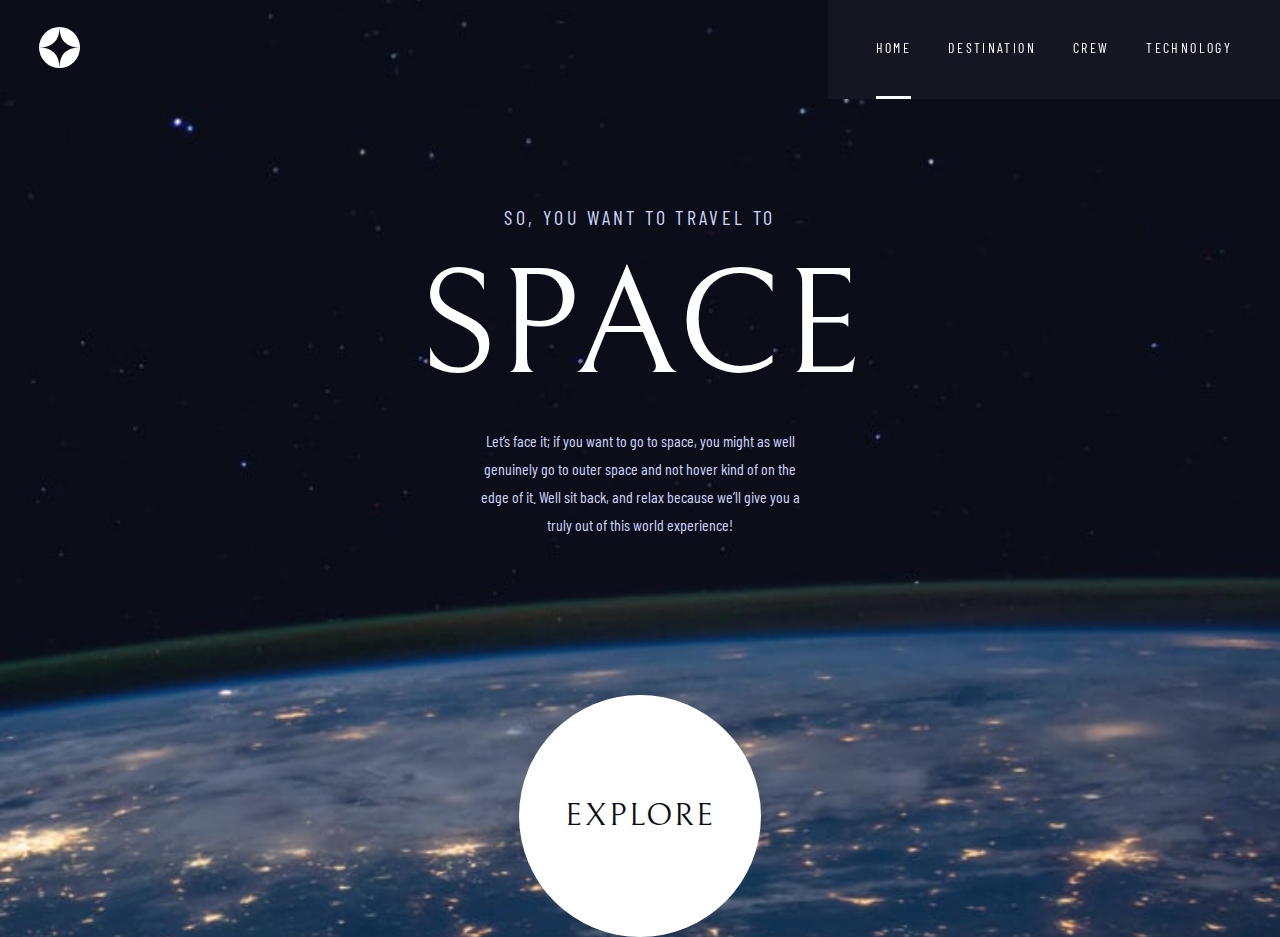
<file: index.html>
<!DOCTYPE html>
<html lang="en">
    <head>
        <meta charset="UTF-8">
        <meta http-equiv="X-UA-Compatible" content="IE=edge">
        <meta name="viewport" content="width=device-width, initial-scale=1.0">
        <link rel="stylesheet" href="assets/css/main.css">
        <link rel="shortcut icon" href="assets/img/favicon-32x32.png" type="image/x-icon">
        <title>Space Tourism</title>
    </head>
    <body>
        <header>
            <nav class="navigation">
                <div class="navigation__visible">
                    <div class="navigation__visibleLeft">
                        <img src="assets/img/shared/logo.svg" alt="Image of a logo" class="navigation__visibleLeftImage">
                    </div>

                    

                    <div class="navigation__visibleRight">
                        <div class="navigation__visibleMiddle"></div>
                        <div class="navigation__visibleRightDesktop">
                            <div class="navigation__visibleRightDesktopItem">
                                <a href="index.html" class="navigation__visibleRightDesktopItemLink"><span class="numbers"><b>00 </b></span>HOME</a>
                                <div class="navigation__visibleRightDesktopItemLine active"></div>
                            </div>
                            <div class="navigation__visibleRightDesktopItem">
                                <a href="destination.html" class="navigation__visibleRightDesktopItemLink"><span class="numbers"><b>01 </b></span>DESTINATION</a>
                                <div class="navigation__visibleRightDesktopItemLine"></div>
                            </div>
                            <div class="navigation__visibleRightDesktopItem">
                                <a href="crew.html" class="navigation__visibleRightDesktopItemLink"><span class="numbers"><b>02 </b></span>CREW</a>
                                <div class="navigation__visibleRightDesktopItemLine"></div>
                            </div>
                            <div class="navigation__visibleRightDesktopItem">
                                <a href="tech.html" class="navigation__visibleRightDesktopItemLink"><span class="numbers"><b>03 </b></span>TECHNOLOGY</a>
                                <div class="navigation__visibleRightDesktopItemLine"></div>
                            </div>
                        </div>

                        <div class="navigation__visibleRightMobile home">
                            <img src="assets/img/shared/icon-hamburger.svg" alt="" class="navigation__visibleRightMobileOpen actionBtn">
                        </div>
                    </div>
                </div>

                <div class="navigation__invisible" id="navigationMenu">
                    <div class="navigation__invisibleClose">
                        <img src="assets/img/shared/icon-close.svg" alt="" class="navigation__invisibleCloseImg actionBtn">
                    </div>

                    <div class="navigation__invisibleItems">
                        <div class="navigation__invisibleItemsInstance">
                            <a href="index.html" class="navigation__invisibleItemsInstanceLink"><b>00</b> HOME</a>
                            <div class="navigation__invisibleItemsInstanceLinkLine active"></div>
                        </div>
                        <div class="navigation__invisibleItemsInstance">
                            <a href="destination.html" class="navigation__invisibleItemsInstanceLink"><b>01</b> DESTINATION</a>
                            <div class="navigation__invisibleItemsInstanceLinkLine"></div>
                        </div>
                        <div class="navigation__invisibleItemsInstance">
                            <a href="crew.html" class="navigation__invisibleItemsInstanceLink"><b>02</b> CREW</a>
                            <div class="navigation__invisibleItemsInstanceLinkLine"></div>
                        </div>
                        <div class="navigation__invisibleItemsInstance">
                            <a href="tech.html" class="navigation__invisibleItemsInstanceLink"><b>03</b> TECHNOLOGY</a>
                            <div class="navigation__invisibleItemsInstanceLinkLine"></div>
                        </div>
                    </div>
                </div>
            </nav>
        </header>

        <main>
            <section class="intro">
                <div class="intro__text">
                    <h3 class="intro__textSubHeader">SO, YOU WANT TO TRAVEL TO</h3>
                    <h3 class="intro__textHeader">SPACE</h3>
                    <p class="intro__textParagraph">Let’s face it; if you want to go to space, you might as well genuinely go to outer space and not hover kind of on the edge of it. Well sit back, and relax because we’ll give you a truly out of this world experience!</p>
                </div>

                <a href="destination.html">
                    <div class="intro__btn">
                        <div class="intro__btnGray"></div>
                        <h3 class="intro__btnHeader">EXPLORE</h3>
                    </div>
                </a>
            </section>
        </main>

        <script src="assets/js/nav.js"></script>
    </body>
</html>
</file>
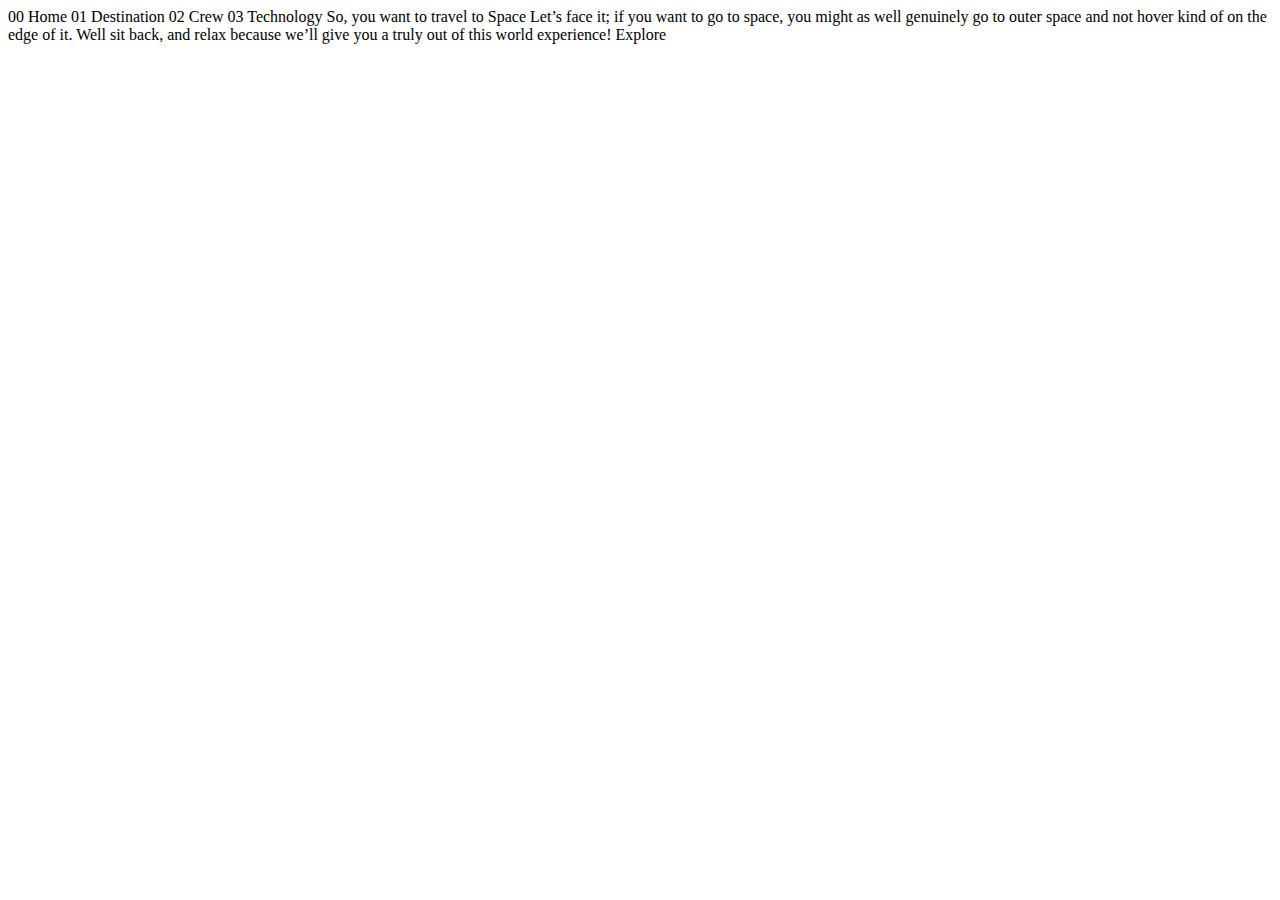
<file: helper-files/index.html>
<!DOCTYPE html>
<html lang="en">
<head>
  <meta charset="UTF-8">
  <meta name="viewport" content="width=device-width, initial-scale=1.0">

  <link rel="icon" type="image/png" sizes="32x32" href="./assets/favicon-32x32.png">
  
  <title>Frontend Mentor | Space tourism website</title>
</head>
<body>

  00 Home
  01 Destination
  02 Crew
  03 Technology

  So, you want to travel to
  Space
  Let’s face it; if you want to go to space, you might as well genuinely go to 
  outer space and not hover kind of on the edge of it. Well sit back, and relax 
  because we’ll give you a truly out of this world experience!

  Explore

</body>
</html>
</file>
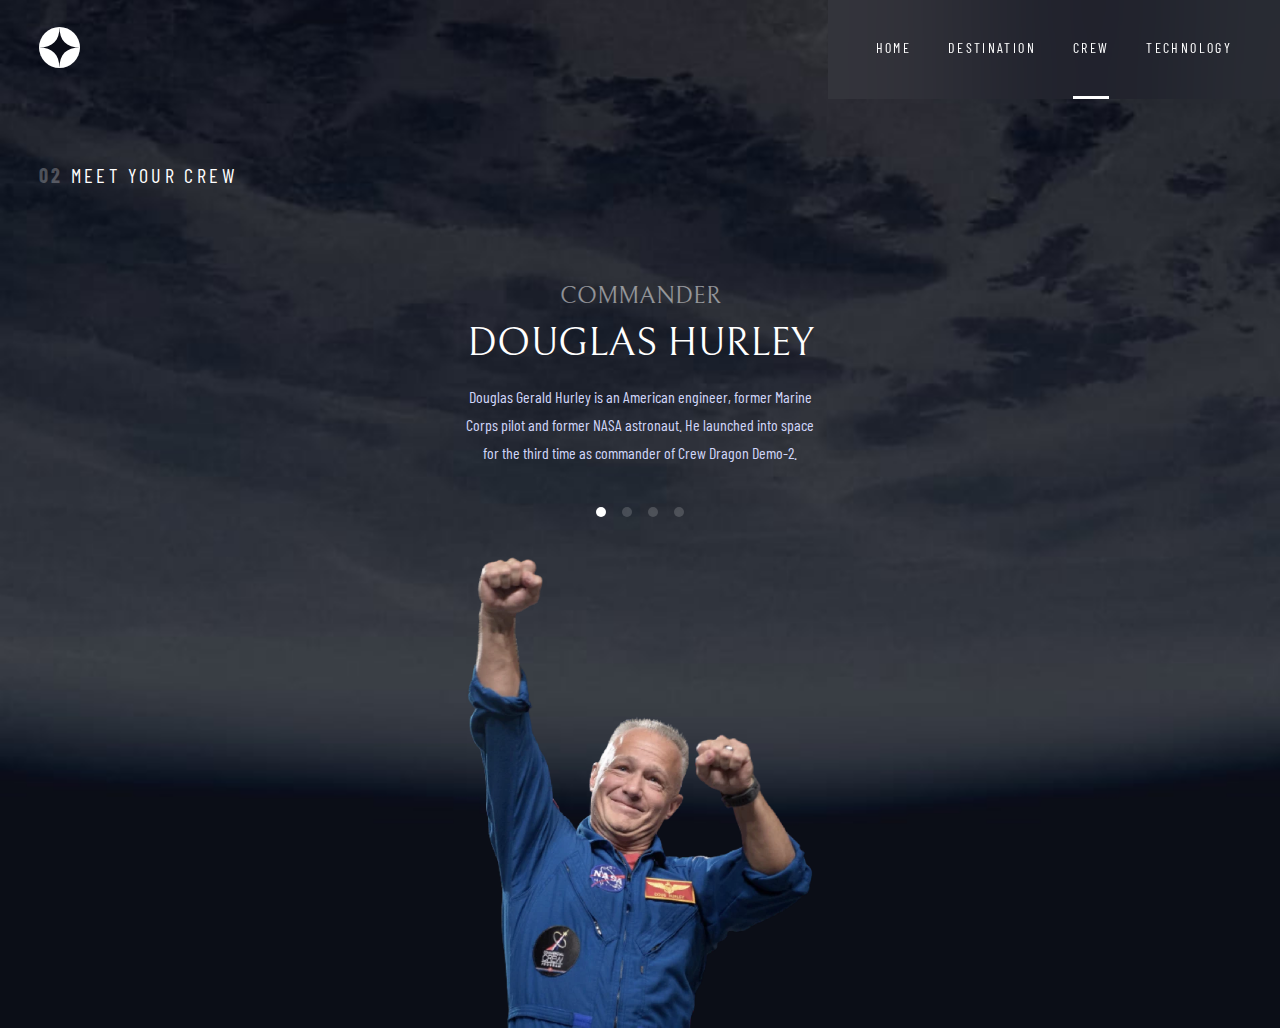
<file: crew.html>
<!DOCTYPE html>
<html lang="en">
    <head>
        <meta charset="UTF-8">
        <meta http-equiv="X-UA-Compatible" content="IE=edge">
        <meta name="viewport" content="width=device-width, initial-scale=1.0">
        <link rel="stylesheet" href="assets/css/main.css">
        <link rel="shortcut icon" href="assets/img/favicon-32x32.png" type="image/x-icon">
        <title>Space Tourism</title>
    </head>
    <body id="crew">
        <header>
            <nav class="navigation">
                <div class="navigation__visible">
                    <div class="navigation__visibleLeft">
                        <img src="assets/img/shared/logo.svg" alt="Image of a logo" class="navigation__visibleLeftImage">
                    </div>

                    <div class="navigation__visibleRight">
                        <div class="navigation__visibleMiddle"></div>
                        <div class="navigation__visibleRightDesktop">
                            <div class="navigation__visibleRightDesktopItem">
                                <a href="index.html" class="navigation__visibleRightDesktopItemLink"><span class="numbers"><b>00 </b></span>HOME</a>
                                <div class="navigation__visibleRightDesktopItemLine"></div>
                            </div>
                            <div class="navigation__visibleRightDesktopItem">
                                <a href="destination.html" class="navigation__visibleRightDesktopItemLink"><span class="numbers"><b>01 </b></span>DESTINATION</a>
                                <div class="navigation__visibleRightDesktopItemLine"></div>
                            </div>
                            <div class="navigation__visibleRightDesktopItem">
                                <a href="crew.html" class="navigation__visibleRightDesktopItemLink"><span class="numbers"><b>02 </b></span>CREW</a>
                                <div class="navigation__visibleRightDesktopItemLine active"></div>
                            </div>
                            <div class="navigation__visibleRightDesktopItem">
                                <a href="tech.html" class="navigation__visibleRightDesktopItemLink"><span class="numbers"><b>03 </b></span>TECHNOLOGY</a>
                                <div class="navigation__visibleRightDesktopItemLine"></div>
                            </div>
                        </div>

                        <div class="navigation__visibleRightMobile">
                            <img src="assets/img/shared/icon-hamburger.svg" alt="" class="navigation__visibleRightMobileOpen actionBtn">
                        </div>
                    </div>
                </div>

                <div class="navigation__invisible" id="navigationMenu">
                    <div class="navigation__invisibleClose">
                        <img src="assets/img/shared/icon-close.svg" alt="" class="navigation__invisibleCloseImg actionBtn">
                    </div>

                    <div class="navigation__invisibleItems">
                        <div class="navigation__invisibleItemsInstance">
                            <a href="index.html" class="navigation__invisibleItemsInstanceLink"><b>00</b> HOME</a>
                            <div class="navigation__invisibleItemsInstanceLinkLine"></div>
                        </div>
                        <div class="navigation__invisibleItemsInstance">
                            <a href="destination.html" class="navigation__invisibleItemsInstanceLink"><b>01</b> DESTINATION</a>
                            <div class="navigation__invisibleItemsInstanceLinkLine"></div>
                        </div>
                        <div class="navigation__invisibleItemsInstance">
                            <a href="crew.html" class="navigation__invisibleItemsInstanceLink"><b>02</b> CREW</a>
                            <div class="navigation__invisibleItemsInstanceLinkLine active"></div>
                        </div>
                        <div class="navigation__invisibleItemsInstance">
                            <a href="tech.html" class="navigation__invisibleItemsInstanceLink"><b>03</b> TECHNOLOGY</a>
                            <div class="navigation__invisibleItemsInstanceLinkLine"></div>
                        </div>
                    </div>
                </div>
            </nav>
        </header>

        <main>
            <section class="crew">
                <div class="crew__header">
                    <h3 class="crew__headerHeading"><span class="crew__headerHeadingAccented">02</span> MEET YOUR CREW</h3>
                </div>

                <div class="crew__main">
                    <div class="crew__mainPicture">
                        <img class="crew__mainPictureItem" id="crewPicture">
                    </div>

                    <div class="crew__mainText">
                        <div class="crew__mainTextSelector">
                            <div class="crew__mainTextSelectorItem selectorCurrent"></div>
                            <div class="crew__mainTextSelectorItem"></div>
                            <div class="crew__mainTextSelectorItem"></div>
                            <div class="crew__mainTextSelectorItem"></div>
                        </div>

                        <div class="crew__mainTextContent">
                            <h3 class="crew__mainTextContentRole" id="crewRole"></h3>
                            <h3 class="crew__mainTextContentName" id="crewName"></h3>
                            <p class="crew__mainTextContentDesc" id="crewBio"></p>
                        </div>
                    </div>
                </div>
            </section>
        </main>
        <script src="assets/js/crew.js"></script>
        <script src="assets/js/nav.js"></script>
    </body>
</html>
</file>
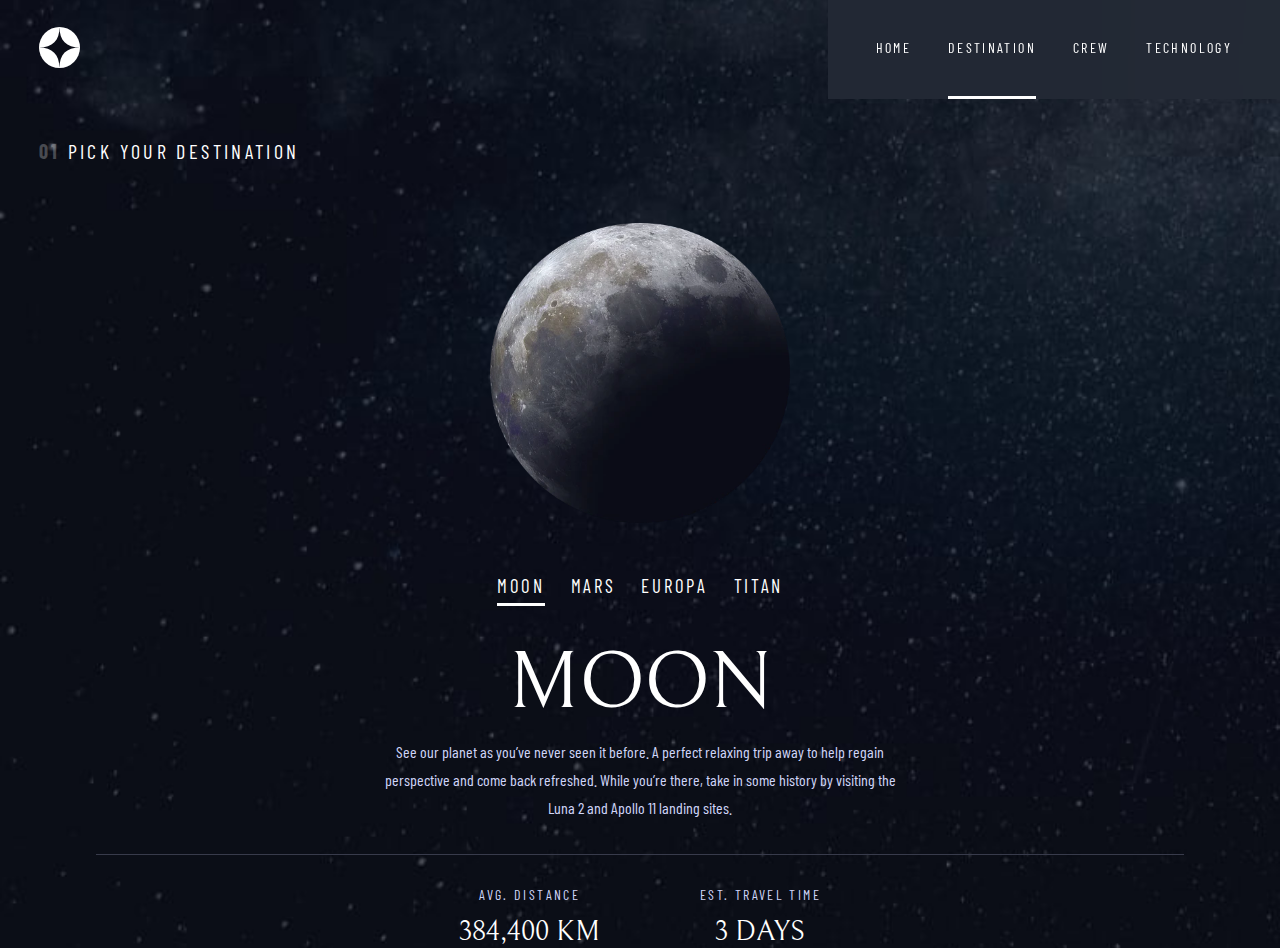
<file: destination.html>
<!DOCTYPE html>
<html lang="en">
    <head>
        <meta charset="UTF-8">
        <meta http-equiv="X-UA-Compatible" content="IE=edge">
        <meta name="viewport" content="width=device-width, initial-scale=1.0">
        <link rel="stylesheet" href="assets/css/main.css">
        <link rel="shortcut icon" href="assets/img/favicon-32x32.png" type="image/x-icon">
        <title>Space Tourism</title>
    </head>
    <body id="destination">
        <header>
            <nav class="navigation">
                <div class="navigation__visible">
                    <div class="navigation__visibleLeft">
                        <img src="assets/img/shared/logo.svg" alt="Image of a logo" class="navigation__visibleLeftImage">
                    </div>

                    <div class="navigation__visibleRight">
                        <div class="navigation__visibleMiddle"></div>
                        <div class="navigation__visibleRightDesktop">
                            <div class="navigation__visibleRightDesktopItem">
                                <a href="#" class="navigation__visibleRightDesktopItemLink"><span class="numbers"><b>00 </b></span>HOME</a>
                                <div class="navigation__visibleRightDesktopItemLine"></div>
                            </div>
                            <div class="navigation__visibleRightDesktopItem">
                                <a href="#" class="navigation__visibleRightDesktopItemLink"><span class="numbers"><b>01 </b></span>DESTINATION</a>
                                <div class="navigation__visibleRightDesktopItemLine active"></div>
                            </div>
                            <div class="navigation__visibleRightDesktopItem">
                                <a href="#" class="navigation__visibleRightDesktopItemLink"><span class="numbers"><b>02 </b></span>CREW</a>
                                <div class="navigation__visibleRightDesktopItemLine"></div>
                            </div>
                            <div class="navigation__visibleRightDesktopItem">
                                <a href="#" class="navigation__visibleRightDesktopItemLink"><span class="numbers"><b>03 </b></span>TECHNOLOGY</a>
                                <div class="navigation__visibleRightDesktopItemLine"></div>
                            </div>
                        </div>

                        <div class="navigation__visibleRightMobile">
                            <img src="assets/img/shared/icon-hamburger.svg" alt="" class="navigation__visibleRightMobileOpen actionBtn">
                        </div>
                    </div>
                </div>

                <div class="navigation__invisible" id="navigationMenu">
                    <div class="navigation__invisibleClose">
                        <img src="assets/img/shared/icon-close.svg" alt="" class="navigation__invisibleCloseImg actionBtn">
                    </div>

                    <div class="navigation__invisibleItems">
                        <div class="navigation__invisibleItemsInstance">
                            <a href="#" class="navigation__invisibleItemsInstanceLink"><b>00</b> HOME</a>
                            <div class="navigation__invisibleItemsInstanceLinkLine"></div>
                        </div>
                        <div class="navigation__invisibleItemsInstance">
                            <a href="#" class="navigation__invisibleItemsInstanceLink"><b>01</b> DESTINATION</a>
                            <div class="navigation__invisibleItemsInstanceLinkLine active"></div>
                        </div>
                        <div class="navigation__invisibleItemsInstance">
                            <a href="#" class="navigation__invisibleItemsInstanceLink"><b>02</b> CREW</a>
                            <div class="navigation__invisibleItemsInstanceLinkLine"></div>
                        </div>
                        <div class="navigation__invisibleItemsInstance">
                            <a href="#" class="navigation__invisibleItemsInstanceLink"><b>03</b> TECHNOLOGY</a>
                            <div class="navigation__invisibleItemsInstanceLinkLine"></div>
                        </div>
                    </div>
                </div>
            </nav>
        </header>

        <main>
            <section class="destination">
                <div class="destination__top">
                    <div class="destination__topHeading">
                        <h3 class="destination__header"><span class="destination__headerAccent">01</span> PICK YOUR DESTINATION</h3>
                    </div>   

                    <img class="destination__picture" id="planetPicture">
                </div>

                <div class="destination__bottom">  
                    <div class="destination__choice">
                        <div class="destination__choiceItem currentItem">
                            <a href="#" class="destination__choiceItemLink"><h3 class="destination__choiceItemLinkHeader">MOON</h3></a>
                            <div class="destination__choiceItemLine activeChoice"></div>
                        </div>
                        <div class="destination__choiceItem">
                            <a href="#" class="destination__choiceItemLink"><h3 class="destination__choiceItemLinkHeader">MARS</h3></a>
                            <div class="destination__choiceItemLine"></div>
                        </div>
                        <div class="destination__choiceItem">
                            <a href="#" class="destination__choiceItemLink"><h3 class="destination__choiceItemLinkHeader">EUROPA</h3></a>
                            <div class="destination__choiceItemLine"></div>
                        </div>
                        <div class="destination__choiceItem">
                            <a href="#" class="destination__choiceItemLink"><h3 class="destination__choiceItemLinkHeader">TITAN</h3></a>
                            <div class="destination__choiceItemLine"></div>
                        </div>
                    </div>

                    <div class="destination__desc">
                        <h3 class="destination__descHeader" id="planetHeader"></h3>
                        <p class="destination__descParagraph" id="planetDesc"></p>
                    </div>

                    <div class="divider"></div>

                    <div class="destination__info">
                        <div class="destination__infoItem">
                            <h3 class="destination__infoItemSubHeader">AVG. DISTANCE</h3>
                            <h3 class="destination__infoItemHeader" id="planetDistance"></h3>
                        </div>
                        <div class="destination__infoItem">
                            <h3 class="destination__infoItemSubHeader">EST. TRAVEL TIME</h3>
                            <h3 class="destination__infoItemHeader" id="planetTime"></h3>
                        </div>
                    </div>
                </div>
            </section>
        </main>

        <script src="assets/js/destination.js"></script>
        <script src="assets/js/nav.js"></script>
    </body>
</html>
</file>
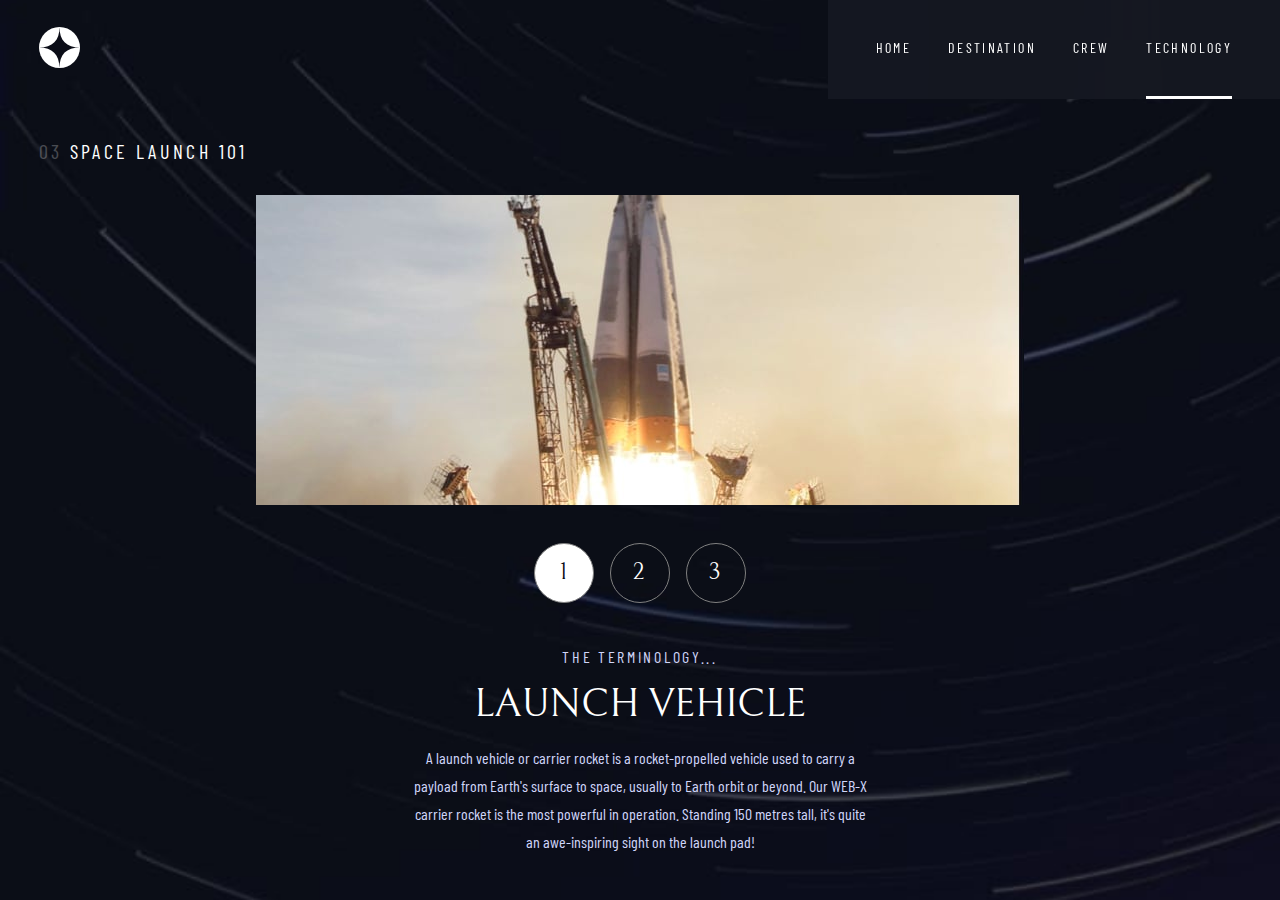
<file: tech.html>
<!DOCTYPE html>
<html lang="en">
    <head>
        <meta charset="UTF-8">
        <meta http-equiv="X-UA-Compatible" content="IE=edge">
        <meta name="viewport" content="width=device-width, initial-scale=1.0">
        <link rel="stylesheet" href="assets/css/main.css">
        <link rel="shortcut icon" href="assets/img/favicon-32x32.png" type="image/x-icon">
        <title>Space Tourism</title>
    </head>
    <body id="tech">
        <header>
            <nav class="navigation">
                <div class="navigation__visible">
                    <div class="navigation__visibleLeft">
                        <img src="assets/img/shared/logo.svg" alt="Image of a logo" class="navigation__visibleLeftImage">
                    </div>

                    <div class="navigation__visibleRight">
                        <div class="navigation__visibleMiddle"></div>
                        <div class="navigation__visibleRightDesktop">
                            <div class="navigation__visibleRightDesktopItem">
                                <a href="index.html" class="navigation__visibleRightDesktopItemLink"><span class="numbers"><b>00 </b></span>HOME</a>
                                <div class="navigation__visibleRightDesktopItemLine"></div>
                            </div>
                            <div class="navigation__visibleRightDesktopItem">
                                <a href="destination.html" class="navigation__visibleRightDesktopItemLink"><span class="numbers"><b>01 </b></span>DESTINATION</a>
                                <div class="navigation__visibleRightDesktopItemLine"></div>
                            </div>
                            <div class="navigation__visibleRightDesktopItem">
                                <a href="crew.html" class="navigation__visibleRightDesktopItemLink"><span class="numbers"><b>02 </b></span>CREW</a>
                                <div class="navigation__visibleRightDesktopItemLine"></div>
                            </div>
                            <div class="navigation__visibleRightDesktopItem">
                                <a href="tech.html" class="navigation__visibleRightDesktopItemLink"><span class="numbers"><b>03 </b></span>TECHNOLOGY</a>
                                <div class="navigation__visibleRightDesktopItemLine active"></div>
                            </div>
                        </div>

                        <div class="navigation__visibleRightMobile">
                            <img src="assets/img/shared/icon-hamburger.svg" alt="" class="navigation__visibleRightMobileOpen actionBtn">
                        </div>
                    </div>
                </div>

                <div class="navigation__invisible" id="navigationMenu">
                    <div class="navigation__invisibleClose">
                        <img src="assets/img/shared/icon-close.svg" alt="" class="navigation__invisibleCloseImg actionBtn">
                    </div>

                    <div class="navigation__invisibleItems">
                        <div class="navigation__invisibleItemsInstance">
                            <a href="index.html" class="navigation__invisibleItemsInstanceLink"><b>00</b> HOME</a>
                            <div class="navigation__invisibleItemsInstanceLinkLine"></div>
                        </div>
                        <div class="navigation__invisibleItemsInstance">
                            <a href="destination.html" class="navigation__invisibleItemsInstanceLink"><b>01</b> DESTINATION</a>
                            <div class="navigation__invisibleItemsInstanceLinkLine"></div>
                        </div>
                        <div class="navigation__invisibleItemsInstance">
                            <a href="crew.html" class="navigation__invisibleItemsInstanceLink"><b>02</b> CREW</a>
                            <div class="navigation__invisibleItemsInstanceLinkLine"></div>
                        </div>
                        <div class="navigation__invisibleItemsInstance">
                            <a href="tech.html" class="navigation__invisibleItemsInstanceLink"><b>03</b> TECHNOLOGY</a>
                            <div class="navigation__invisibleItemsInstanceLinkLine active"></div>
                        </div>
                    </div>
                </div>
            </nav>
        </header>

        <main>
            <section class="tech">
                <div class="tech__header">
                    <h3 class="tech__headerHeading"><span class="tech__headerHeadingAccented">03</span> SPACE LAUNCH 101</h3>
                </div>
                
                <div class="tech__main">

                    <div class="tech__mainPicture">
                        <img class="tech__mainPictureItemLandscape" id="pictureLandscape">
                        <img class="tech__mainPictureItemPortrait" id="picturePortrait">
                    </div>

                    <div class="tech__mainText">

                        <div class="tech__mainTextSelector">
                            <div class="tech__mainTextSelectorItem activeSelector">
                                <h3 class="tech__mainTextSelectorItemHeader">1</h3>
                            </div>
                            <div class="tech__mainTextSelectorItem">
                                <h3 class="tech__mainTextSelectorItemHeader">2</h3>
                            </div>
                            <div class="tech__mainTextSelectorItem">
                                <h3 class="tech__mainTextSelectorItemHeader">3</h3>
                            </div>
                        </div>


                        <div class="tech__mainTextContent">

                            <h3 class="tech__mainTextContentSubHeader">THE TERMINOLOGY...</h3>
                            <h3 class="tech__mainTextContentHeader" id="techName"></h3>
                            <p class="tech__mainTextContentParagraph" id="techBio">A launch vehicle or carrier rocket is a rocket-propelled vehicle used to carry a payload from Earth's surface to space, usually to Earth orbit or beyond. Our WEB-X carrier rocket is the most powerful in operation. Standing 150 metres tall, it's quite an awe-inspiring sight on the launch pad!</p>

                        </div>

                    </div>
                </div>
            </section>
        </main>

        <script src="assets/js/tech.js"></script>
        <script src="assets/js/nav.js"></script>
    </body>
</html>
</file>
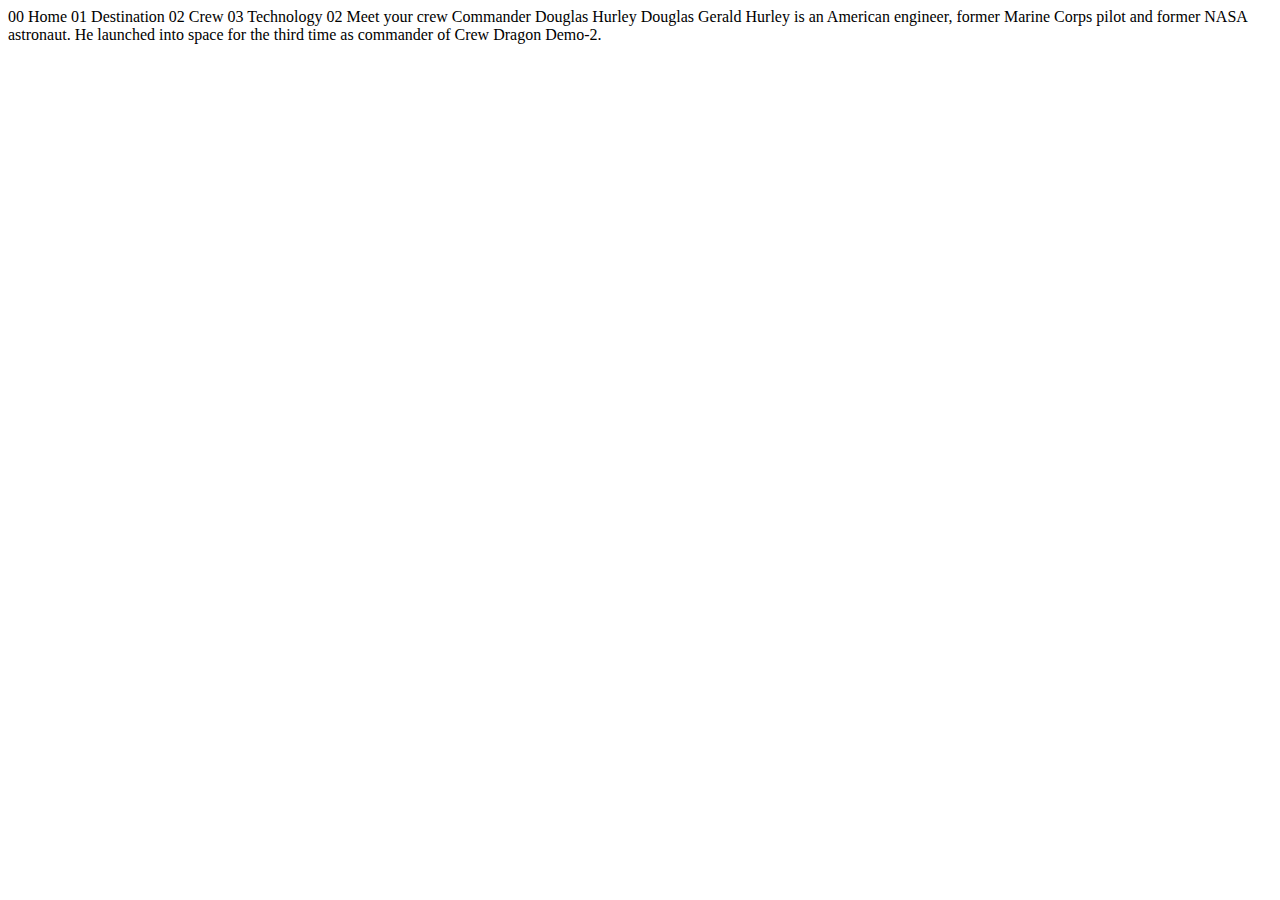
<file: helper-files/crew-commander.html>
<!DOCTYPE html>
<html lang="en">
<head>
  <meta charset="UTF-8">
  <meta name="viewport" content="width=device-width, initial-scale=1.0">

  <link rel="icon" type="image/png" sizes="32x32" href="./assets/favicon-32x32.png">
  
  <title>Frontend Mentor | Space tourism website</title>
</head>
<body>

  00 Home
  01 Destination
  02 Crew
  03 Technology

  02 Meet your crew

  Commander
  Douglas Hurley

  Douglas Gerald Hurley is an American engineer, former Marine Corps pilot 
  and former NASA astronaut. He launched into space for the third time as 
  commander of Crew Dragon Demo-2.
</body>
</html>
</file>
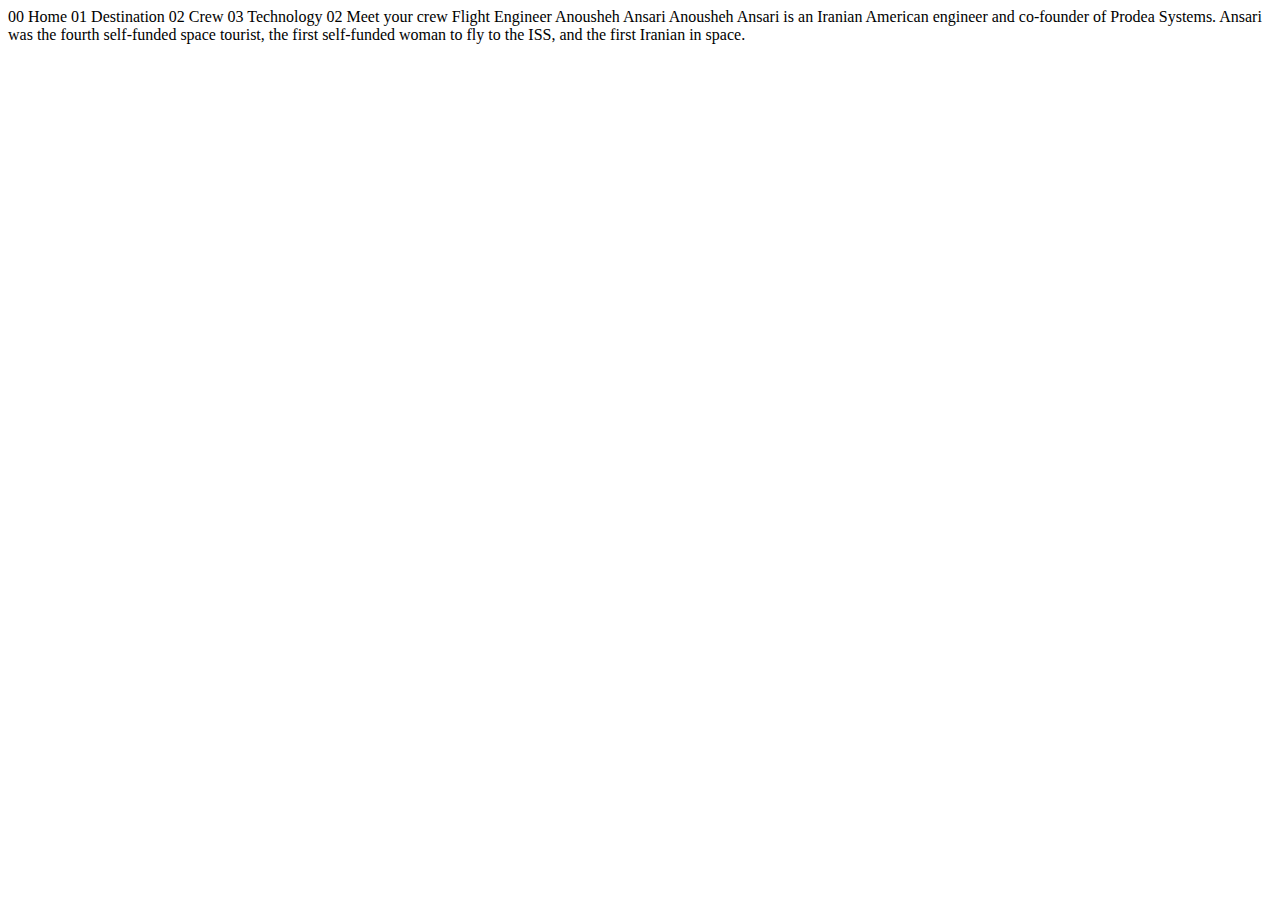
<file: helper-files/crew-engineer.html>
<!DOCTYPE html>
<html lang="en">
<head>
  <meta charset="UTF-8">
  <meta name="viewport" content="width=device-width, initial-scale=1.0">

  <link rel="icon" type="image/png" sizes="32x32" href="./assets/favicon-32x32.png">
  
  <title>Frontend Mentor | Space tourism website</title>
</head>
<body>

  00 Home
  01 Destination
  02 Crew
  03 Technology

  02 Meet your crew

  Flight Engineer
  Anousheh Ansari

  Anousheh Ansari is an Iranian American engineer and co-founder of Prodea Systems. 
  Ansari was the fourth self-funded space tourist, the first self-funded woman to 
  fly to the ISS, and the first Iranian in space. 
</body>
</html>
</file>
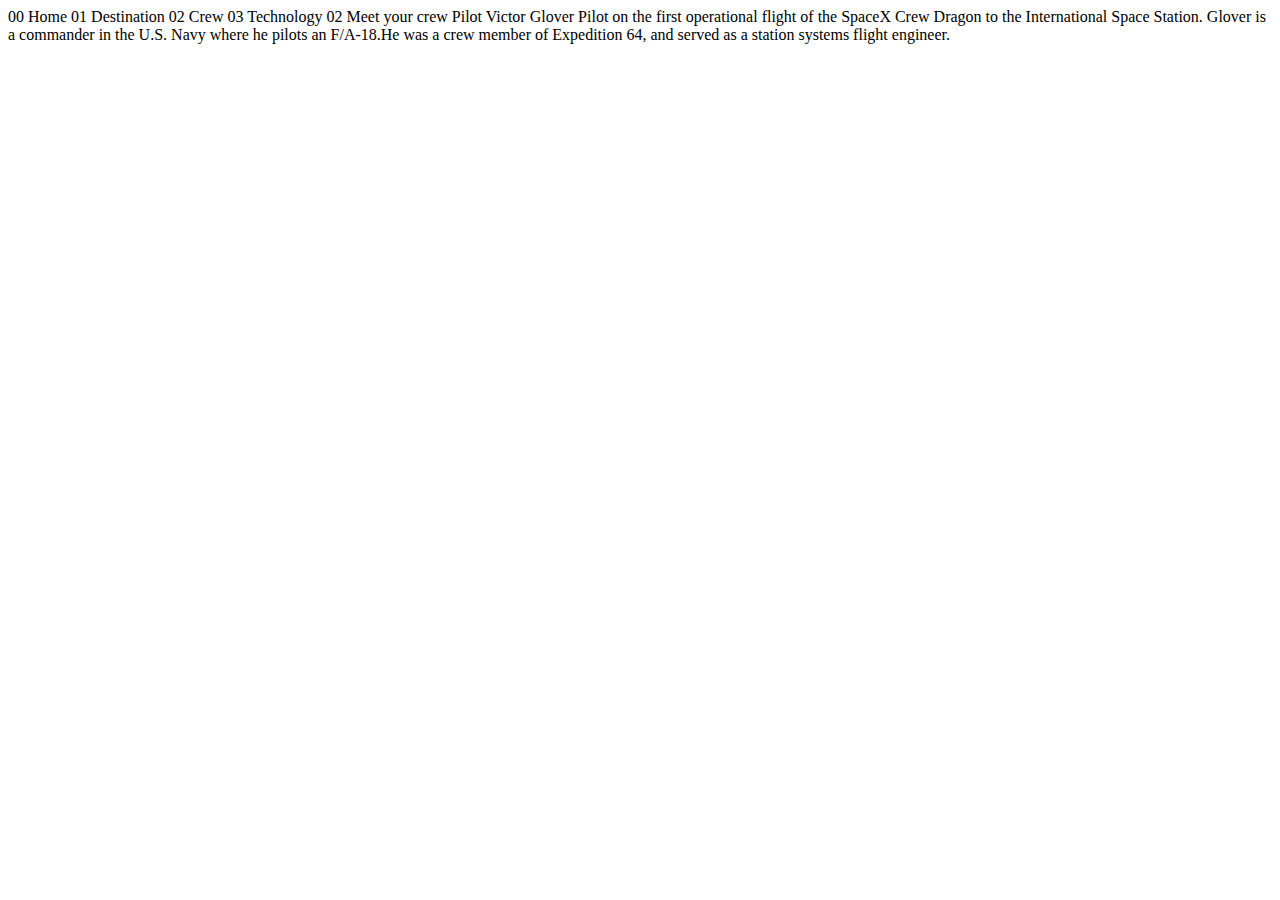
<file: helper-files/crew-pilot.html>
<!DOCTYPE html>
<html lang="en">
<head>
  <meta charset="UTF-8">
  <meta name="viewport" content="width=device-width, initial-scale=1.0">

  <link rel="icon" type="image/png" sizes="32x32" href="./assets/favicon-32x32.png">
  
  <title>Frontend Mentor | Space tourism website</title>
</head>
<body>

  00 Home
  01 Destination
  02 Crew
  03 Technology

  02 Meet your crew

  Pilot
  Victor Glover

  Pilot on the first operational flight of the SpaceX Crew Dragon to the 
  International Space Station. Glover is a commander in the U.S. Navy where 
  he pilots an F/A-18.He was a crew member of Expedition 64, and served as a 
  station systems flight engineer. 
</body>
</html>
</file>
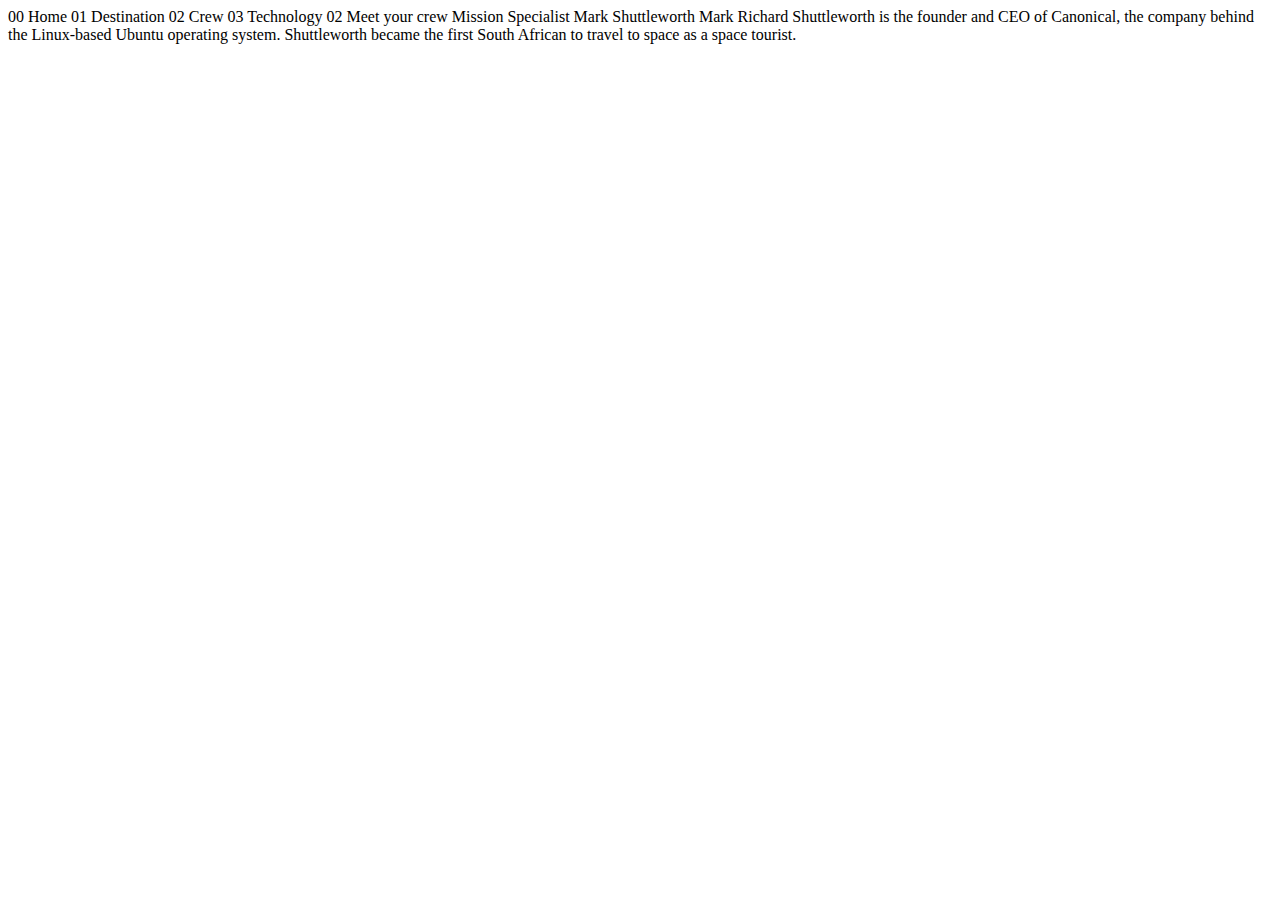
<file: helper-files/crew-specialist.html>
<!DOCTYPE html>
<html lang="en">
<head>
  <meta charset="UTF-8">
  <meta name="viewport" content="width=device-width, initial-scale=1.0">

  <link rel="icon" type="image/png" sizes="32x32" href="./assets/favicon-32x32.png">
  
  <title>Frontend Mentor | Space tourism website</title>
</head>
<body>

  00 Home
  01 Destination
  02 Crew
  03 Technology

  02 Meet your crew

  Mission Specialist
  Mark Shuttleworth

  Mark Richard Shuttleworth is the founder and CEO of Canonical, the company behind 
  the Linux-based Ubuntu operating system. Shuttleworth became the first South 
  African to travel to space as a space tourist.
</body>
</html>
</file>
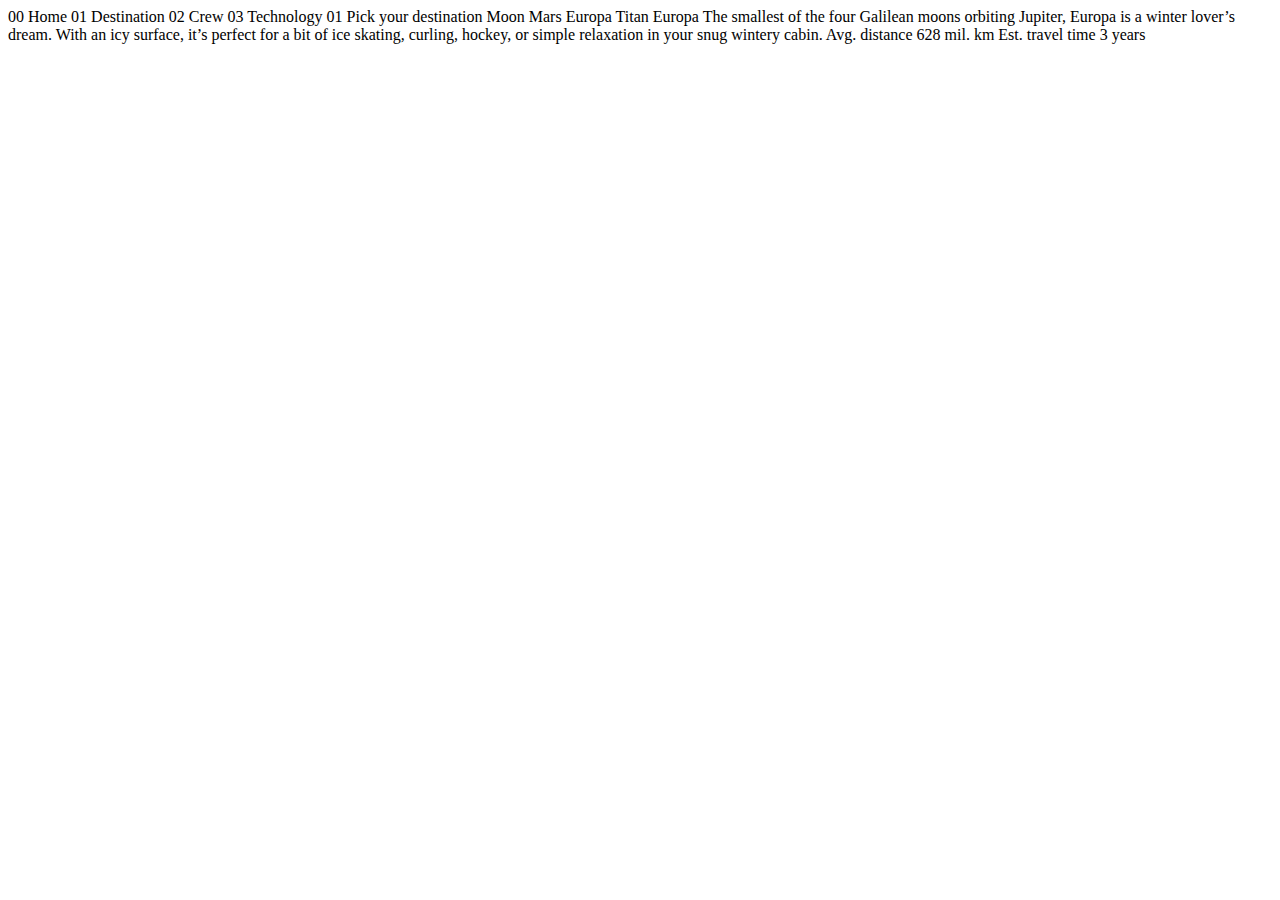
<file: helper-files/destination-europa.html>
<!DOCTYPE html>
<html lang="en">
<head>
  <meta charset="UTF-8">
  <meta name="viewport" content="width=device-width, initial-scale=1.0">

  <link rel="icon" type="image/png" sizes="32x32" href="./assets/favicon-32x32.png">
  
  <title>Frontend Mentor | Space tourism website</title>
</head>
<body>

  00 Home
  01 Destination
  02 Crew
  03 Technology

  01 Pick your destination

  Moon
  Mars
  Europa
  Titan

  Europa

  The smallest of the four Galilean moons orbiting Jupiter, Europa is a 
  winter lover’s dream. With an icy surface, it’s perfect for a bit of 
  ice skating, curling, hockey, or simple relaxation in your snug 
  wintery cabin.

  Avg. distance
  628 mil. km

  Est. travel time
  3 years
</body>
</html>
</file>
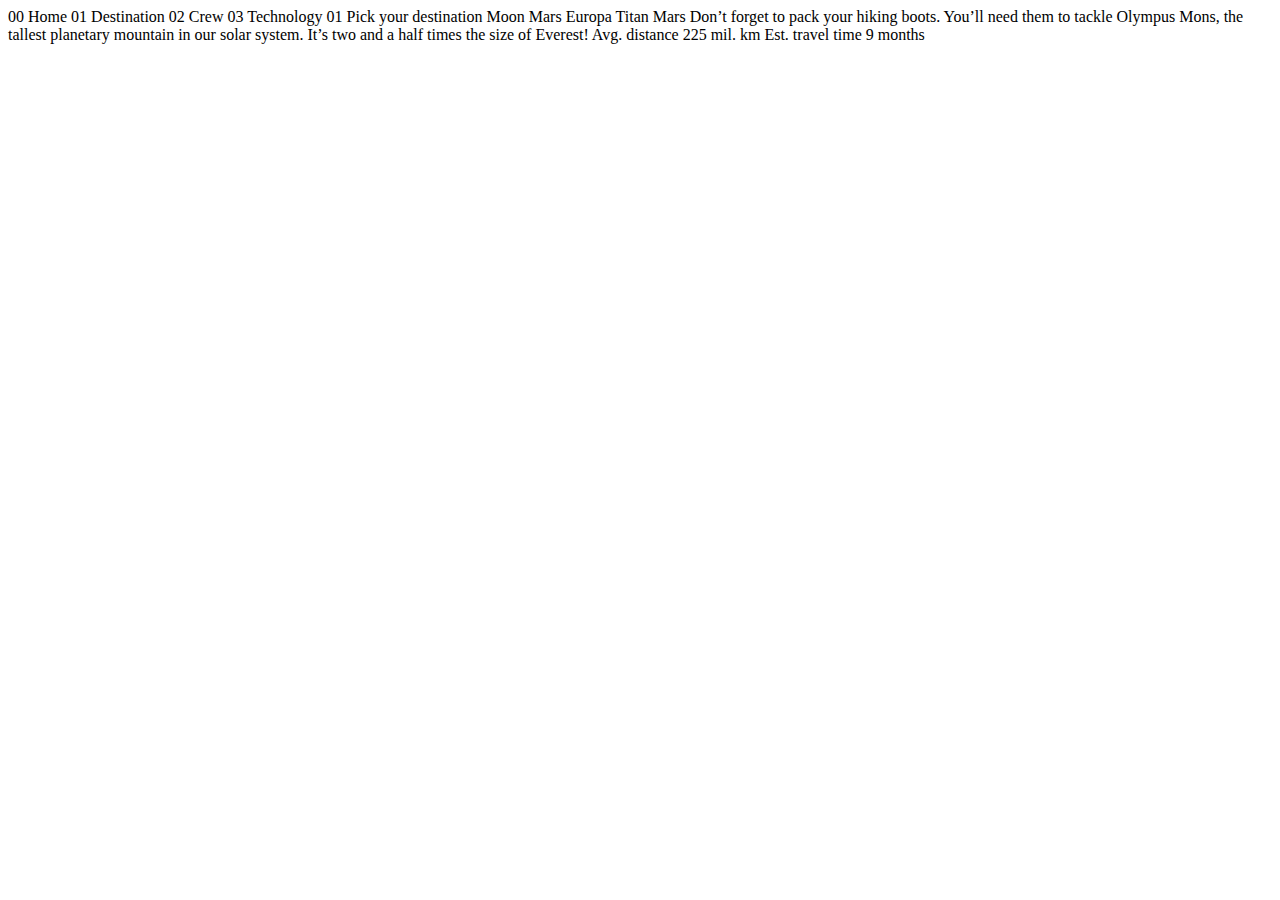
<file: helper-files/destination-mars.html>
<!DOCTYPE html>
<html lang="en">
<head>
  <meta charset="UTF-8">
  <meta name="viewport" content="width=device-width, initial-scale=1.0">

  <link rel="icon" type="image/png" sizes="32x32" href="./assets/favicon-32x32.png">
  
  <title>Frontend Mentor | Space tourism website</title>
</head>
<body>

  00 Home
  01 Destination
  02 Crew
  03 Technology

  01 Pick your destination

  Moon
  Mars
  Europa
  Titan

  Mars

  Don’t forget to pack your hiking boots. You’ll need them to tackle Olympus Mons, 
  the tallest planetary mountain in our solar system. It’s two and a half times 
  the size of Everest!

  Avg. distance
  225 mil. km

  Est. travel time
  9 months
</body>
</html>
</file>
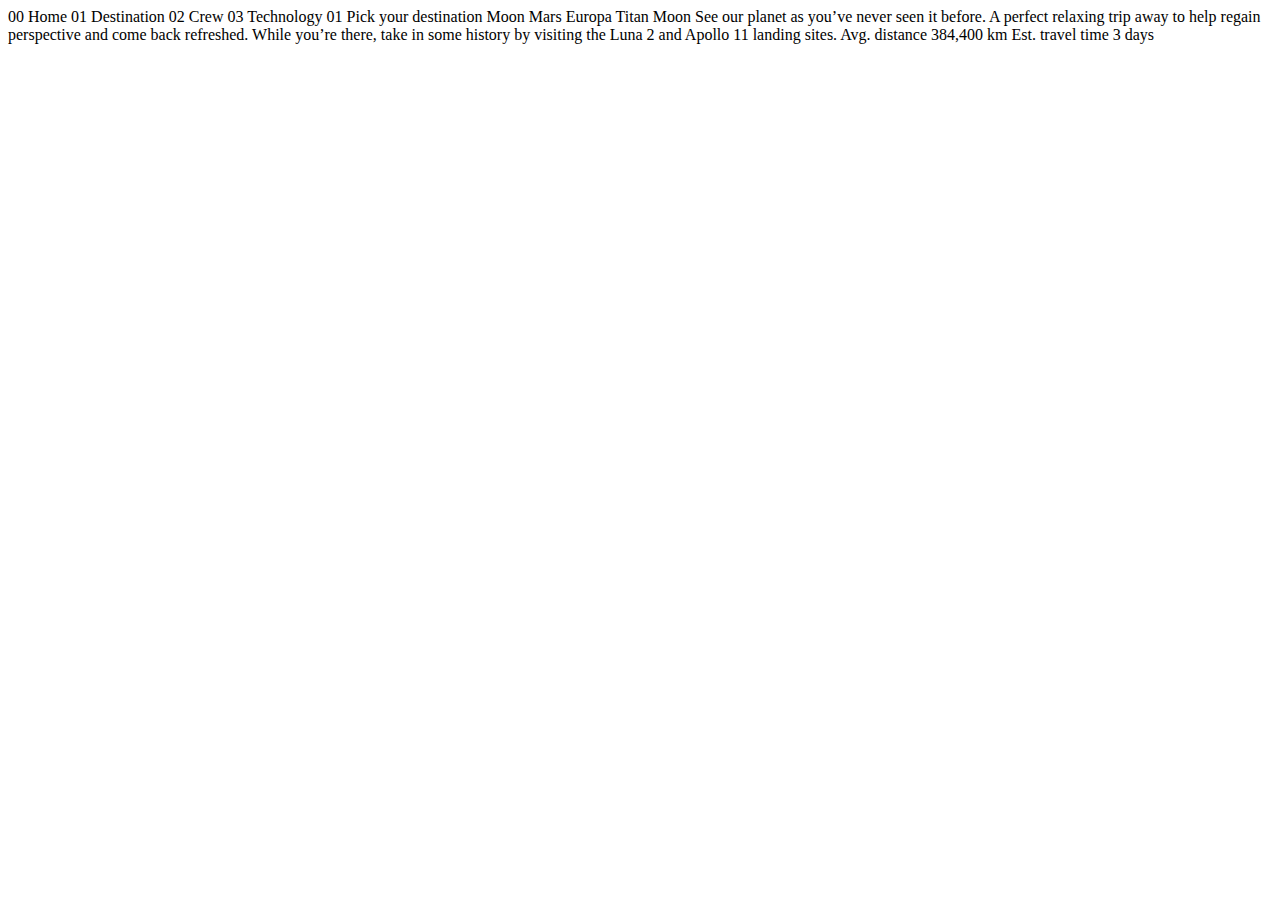
<file: helper-files/destination-moon.html>
<!DOCTYPE html>
<html lang="en">
<head>
  <meta charset="UTF-8">
  <meta name="viewport" content="width=device-width, initial-scale=1.0">

  <link rel="icon" type="image/png" sizes="32x32" href="./assets/favicon-32x32.png">
  
  <title>Frontend Mentor | Space tourism website</title>
</head>
<body>

  00 Home
  01 Destination
  02 Crew
  03 Technology

  01 Pick your destination

  Moon
  Mars
  Europa
  Titan

  Moon

  See our planet as you’ve never seen it before. A perfect relaxing trip away to help 
  regain perspective and come back refreshed. While you’re there, take in some history 
  by visiting the Luna 2 and Apollo 11 landing sites.

  Avg. distance
  384,400 km

  Est. travel time
  3 days
</body>
</html>
</file>
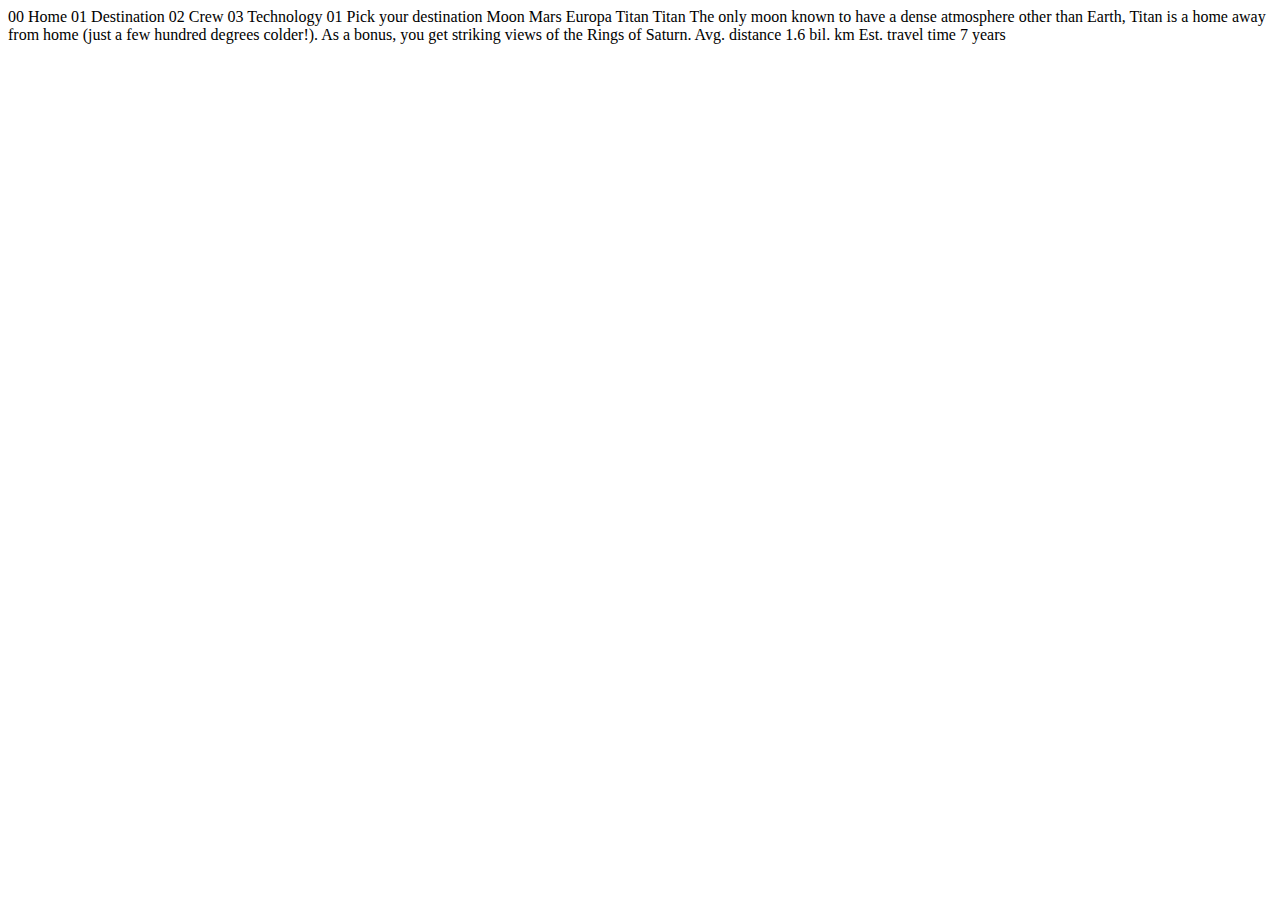
<file: helper-files/destination-titan.html>
<!DOCTYPE html>
<html lang="en">
<head>
  <meta charset="UTF-8">
  <meta name="viewport" content="width=device-width, initial-scale=1.0">

  <link rel="icon" type="image/png" sizes="32x32" href="./assets/favicon-32x32.png">
  
  <title>Frontend Mentor | Space tourism website</title>
</head>
<body>

  00 Home
  01 Destination
  02 Crew
  03 Technology

  01 Pick your destination

  Moon
  Mars
  Europa
  Titan

  Titan

  The only moon known to have a dense atmosphere other than Earth, Titan 
  is a home away from home (just a few hundred degrees colder!). As a 
  bonus, you get striking views of the Rings of Saturn.

  Avg. distance
  1.6 bil. km

  Est. travel time
  7 years
</body>
</html>
</file>
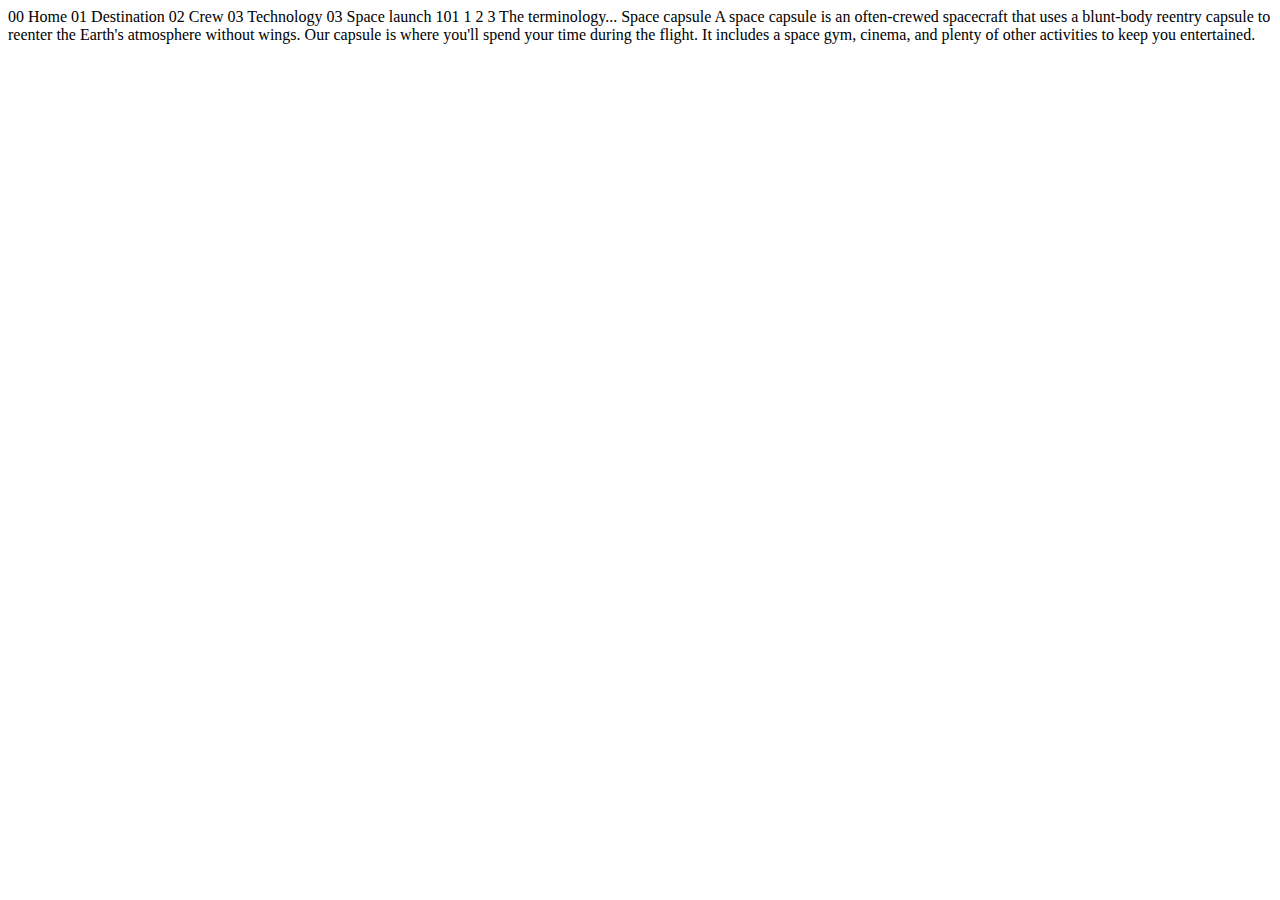
<file: helper-files/technology-capsule.html>
<!DOCTYPE html>
<html lang="en">
<head>
  <meta charset="UTF-8">
  <meta name="viewport" content="width=device-width, initial-scale=1.0">

  <link rel="icon" type="image/png" sizes="32x32" href="./assets/favicon-32x32.png">
  
  <title>Frontend Mentor | Space tourism website</title>
</head>
<body>

  00 Home
  01 Destination
  02 Crew
  03 Technology

  03 Space launch 101

  1
  2
  3

  The terminology...
  Space capsule

  A space capsule is an often-crewed spacecraft that uses a blunt-body reentry 
  capsule to reenter the Earth's atmosphere without wings. Our capsule is where 
  you'll spend your time during the flight. It includes a space gym, cinema, 
  and plenty of other activities to keep you entertained.
</body>
</html>
</file>
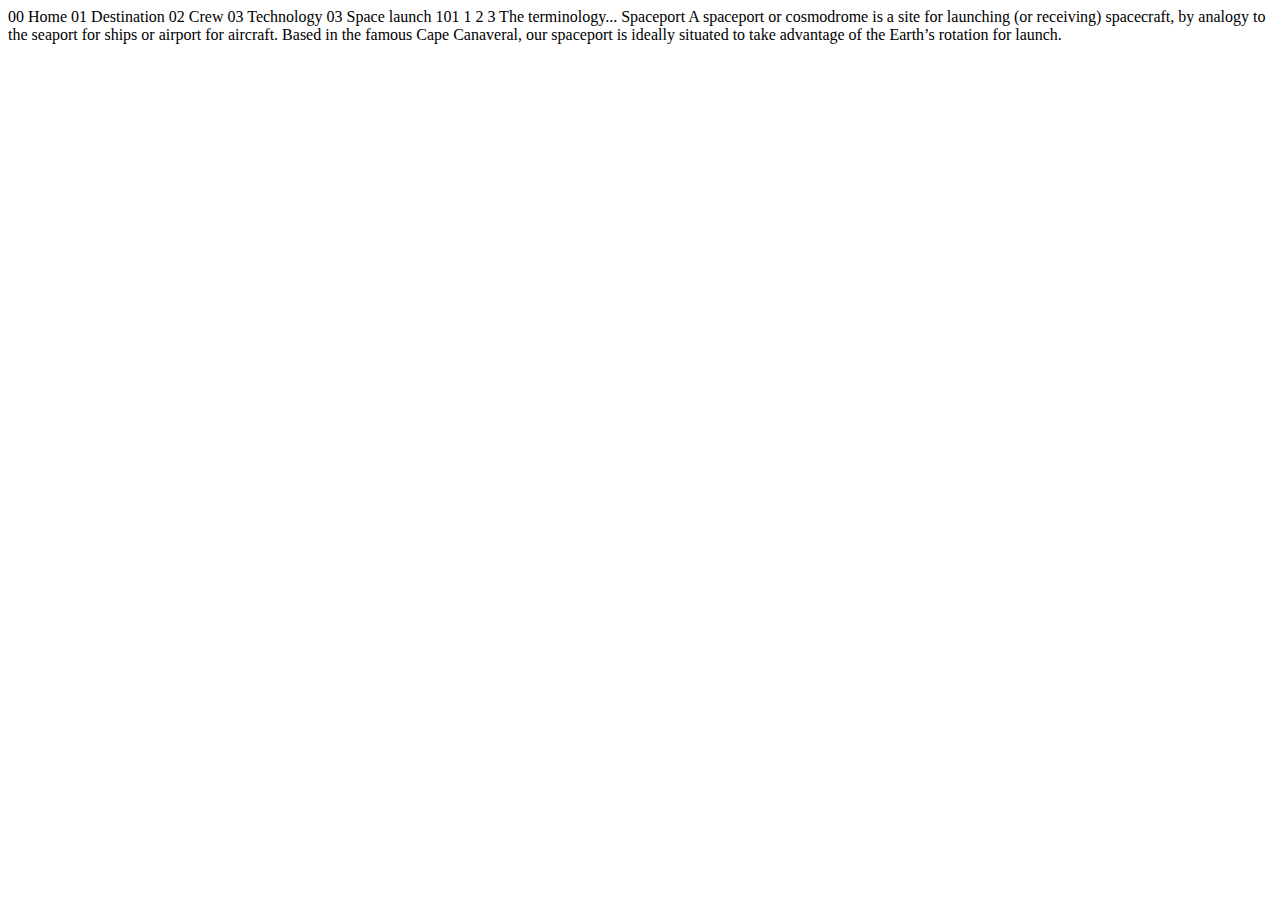
<file: helper-files/technology-spaceport.html>
<!DOCTYPE html>
<html lang="en">
<head>
  <meta charset="UTF-8">
  <meta name="viewport" content="width=device-width, initial-scale=1.0">

  <link rel="icon" type="image/png" sizes="32x32" href="./assets/favicon-32x32.png">
  
  <title>Frontend Mentor | Space tourism website</title>
</head>
<body>

  00 Home
  01 Destination
  02 Crew
  03 Technology

  03 Space launch 101

  1
  2
  3

  The terminology...
  Spaceport

  A spaceport or cosmodrome is a site for launching (or receiving) spacecraft, 
  by analogy to the seaport for ships or airport for aircraft. Based in the 
  famous Cape Canaveral, our spaceport is ideally situated to take advantage 
  of the Earth’s rotation for launch.
</body>
</html>
</file>
<file: assets/css/main.css>
@import url("https://fonts.googleapis.com/css2?family=Barlow+Condensed&family=Bellefair&display=swap");
* {
  margin: 0;
  padding: 0;
  -webkit-box-sizing: border-box;
          box-sizing: border-box;
}

body {
  background-image: url("../img/home/background-home-mobile.jpg");
  background-size: cover;
  background-attachment: fixed;
  background-repeat: no-repeat;
  background-position: center center;
}

body#destination {
  background-image: url("../img/destination/background-destination-mobile.jpg");
}

body#crew {
  background-image: url("../img/crew/background-crew-mobile.jpg");
}

body#tech {
  background-image: url("../img/technology/background-technology-mobile.jpg");
}

@media (min-width: 768px) {
  body {
    background-image: url("../img/home/background-home-tablet.jpg");
  }
  body#destination {
    background-image: url("../img/destination/background-destination-tablet.jpg");
  }
  body#crew {
    background-image: url("../img/crew/background-crew-tablet.jpg");
  }
  body#tech {
    background-image: url("../img/technology/background-technology-tablet.jpg");
  }
}

@media (min-width: 1440px) {
  body {
    background-image: url("../img/home/background-home-desktop.jpg");
  }
  body#destination {
    background-image: url("../img/destination/background-destination-desktop.jpg");
  }
  body#crew {
    background-image: url("../img/crew/background-crew-desktop.jpg");
  }
  body#tech {
    background-image: url("../img/technology/background-technology-desktop.jpg");
  }
}

.navigation {
  display: -webkit-box;
  display: -ms-flexbox;
  display: flex;
  -webkit-box-orient: vertical;
  -webkit-box-direction: normal;
      -ms-flex-direction: column;
          flex-direction: column;
  -webkit-box-pack: end;
      -ms-flex-pack: end;
          justify-content: flex-end;
  -webkit-box-align: end;
      -ms-flex-align: end;
          align-items: flex-end;
}

.navigation__visible {
  display: -webkit-box;
  display: -ms-flexbox;
  display: flex;
  -webkit-box-pack: justify;
      -ms-flex-pack: justify;
          justify-content: space-between;
  -webkit-box-align: center;
      -ms-flex-align: center;
          align-items: center;
  width: 100%;
}

.navigation__visibleRight {
  display: -webkit-box;
  display: -ms-flexbox;
  display: flex;
  height: 100%;
}

.navigation__visibleRightDesktop {
  display: none;
}

.navigation__visibleRightMobile {
  padding: 2.0625rem 1.5rem;
}

.navigation__visibleRightMobile.home {
  display: none;
}

.navigation__visibleLeft {
  padding: 1.5rem;
}

.navigation__visibleLeftImage {
  width: 2.5rem;
}

.navigation__visibleMiddle {
  display: none;
}

.navigation__invisible {
  position: absolute;
  top: -100%;
  width: 65%;
  height: 100vh;
  background: rgba(255, 255, 255, 0.04);
  -webkit-backdrop-filter: blur(5.09678rem);
          backdrop-filter: blur(5.09678rem);
  display: -webkit-box;
  display: -ms-flexbox;
  display: flex;
  -webkit-box-orient: vertical;
  -webkit-box-direction: normal;
      -ms-flex-direction: column;
          flex-direction: column;
  padding-left: 2rem;
  -webkit-transition: ease-in-out .4s;
  transition: ease-in-out .4s;
  z-index: 999999;
}

.navigation__invisibleClose {
  display: -webkit-box;
  display: -ms-flexbox;
  display: flex;
  -webkit-box-pack: end;
      -ms-flex-pack: end;
          justify-content: flex-end;
  padding: 2.12188rem;
}

.navigation__invisibleCloseImg {
  width: 1.1875rem;
  height: 1.1875rem;
}

.navigation__invisibleItems {
  display: -webkit-box;
  display: -ms-flexbox;
  display: flex;
  -webkit-box-orient: vertical;
  -webkit-box-direction: normal;
      -ms-flex-direction: column;
          flex-direction: column;
  gap: 2rem;
}

.navigation__invisibleItemsInstance {
  display: -webkit-box;
  display: -ms-flexbox;
  display: flex;
  -webkit-box-pack: justify;
      -ms-flex-pack: justify;
          justify-content: space-between;
  -webkit-box-align: center;
      -ms-flex-align: center;
          align-items: center;
}

.navigation__invisibleItemsInstanceLink {
  text-decoration: none;
  font-family: "Barlow Condensed", sans-serif;
  color: #FFFFFF;
  font-size: 1rem;
  letter-spacing: 0.16875rem;
}

.navigation__invisibleItemsInstanceLinkLine {
  display: none;
  width: 3px;
  height: 31px;
  background-color: #FFFFFF;
}

.navigation__invisibleItemsInstanceLinkLine.active {
  display: block;
}

@media (min-width: 768px) {
  .navigation__visibleLeft {
    padding: 1.5rem 2.4375rem;
  }
  .navigation__visibleLeftImage {
    width: 2.5625rem;
  }
  .navigation__visibleRightDesktop {
    display: -webkit-box;
    display: -ms-flexbox;
    display: flex;
    gap: 2.3125rem;
    background: rgba(255, 255, 255, 0.04);
    -webkit-backdrop-filter: blur(81.5485px);
            backdrop-filter: blur(81.5485px);
    -webkit-box-pack: center;
        -ms-flex-pack: center;
            justify-content: center;
    -webkit-box-align: center;
        -ms-flex-align: center;
            align-items: center;
    padding: 2.4375rem 3rem 0 3rem;
  }
  .navigation__visibleRightDesktopItem {
    display: -webkit-box;
    display: -ms-flexbox;
    display: flex;
    -webkit-box-orient: vertical;
    -webkit-box-direction: normal;
        -ms-flex-direction: column;
            flex-direction: column;
    -webkit-box-pack: justify;
        -ms-flex-pack: justify;
            justify-content: space-between;
    -webkit-box-align: center;
        -ms-flex-align: center;
            align-items: center;
    height: 100%;
  }
  .navigation__visibleRightDesktopItemLink {
    text-decoration: none;
    font-family: "Barlow Condensed", sans-serif;
    color: #FFFFFF;
    font-size: 0.875rem;
    letter-spacing: 0.1475rem;
    padding-bottom: 2.5rem;
  }
  .navigation__visibleRightDesktopItemLine {
    opacity: 0;
    background-color: #FFFFFF;
    width: 100%;
    height: 0.1875rem;
    justify-self: flex-end;
    -ms-flex-item-align: end;
        align-self: flex-end;
    -webkit-transition: ease-in-out 0.5s;
    transition: ease-in-out 0.5s;
  }
  .navigation__visibleRightDesktopItemLine.active {
    opacity: 1;
  }
  .navigation__visibleRightMobile {
    display: none;
  }
  .numbers {
    display: none;
  }
}

@media (min-width: 1440px) {
  .navigation {
    margin-top: 2.5rem;
  }
  .navigation__visibleRight {
    display: -webkit-box;
    display: -ms-flexbox;
    display: flex;
    -webkit-box-align: center;
        -ms-flex-align: center;
            align-items: center;
    -webkit-box-pack: center;
        -ms-flex-pack: center;
            justify-content: center;
  }
  .navigation__visibleMiddle {
    position: relative;
    left: 50px;
    display: block;
    background-color: #FFFFFF;
    width: 29.5625rem;
    height: 0.0625rem;
    z-index: 9999;
  }
  .navigation__visibleLeft {
    padding-left: 3.4375rem;
  }
  .navigation__visibleLeftImage {
    width: 3rem;
  }
  .navigation__visibleRightDesktop {
    padding-right: 10.3125rem;
    padding-left: 7.6875rem;
  }
  .navigation__visibleRightDesktopItem:hover .navigation__visibleRightDesktopItemLine {
    opacity: 0.5;
  }
  .navigation__visibleRightDesktopItemLink {
    font-size: 1rem;
    letter-spacing: 0.16875rem;
    display: -webkit-box;
    display: -ms-flexbox;
    display: flex;
    gap: 0.6875rem;
    -webkit-box-pack: center;
        -ms-flex-pack: center;
            justify-content: center;
    -webkit-box-align: center;
        -ms-flex-align: center;
            align-items: center;
  }
  .numbers {
    display: block;
  }
}

.openMobileNav {
  top: 0;
}

.disableOverflow {
  overflow: hidden;
}

.intro {
  display: -webkit-box;
  display: -ms-flexbox;
  display: flex;
  -webkit-box-orient: vertical;
  -webkit-box-direction: normal;
      -ms-flex-direction: column;
          flex-direction: column;
  -webkit-box-align: center;
      -ms-flex-align: center;
          align-items: center;
  margin-top: 3rem;
}

.intro__text {
  display: -webkit-box;
  display: -ms-flexbox;
  display: flex;
  -webkit-box-orient: vertical;
  -webkit-box-direction: normal;
      -ms-flex-direction: column;
          flex-direction: column;
  -webkit-box-align: center;
      -ms-flex-align: center;
          align-items: center;
  text-align: center;
  width: 90%;
  gap: 1rem;
  margin-bottom: 5.0625rem;
}

.intro__textSubHeader {
  color: #D0D6F9;
  font-size: 1rem;
  font-family: "Barlow Condensed", sans-serif;
  letter-spacing: 0.16875rem;
  font-weight: 400;
}

.intro__textHeader {
  color: #FFFFFF;
  font-family: "Bellefair", serif;
  font-weight: 400;
  font-size: 5rem;
  line-height: 6.25rem;
}

.intro__textParagraph {
  color: #D0D6F9;
  font-family: "Barlow Condensed", sans-serif;
  font-size: 0.9375rem;
  line-height: 1.5625rem;
  font-weight: 400;
  max-width: 21.0625rem;
}

.intro__btn {
  display: -webkit-box;
  display: -ms-flexbox;
  display: flex;
  -webkit-box-align: center;
      -ms-flex-align: center;
          align-items: center;
  -webkit-box-pack: center;
      -ms-flex-pack: center;
          justify-content: center;
  background-color: #FFFFFF;
  width: 9.375rem;
  height: 9.375rem;
  border-radius: 100%;
}

.intro__btnHeader {
  font-family: "Bellefair", serif;
  color: #0B0D17;
  font-weight: 400;
  font-size: 1.25rem;
  line-height: 1.4325rem;
  letter-spacing: 0.07812rem;
}

a {
  text-decoration: none;
}

@media (min-width: 768px) {
  .intro {
    margin-top: 6.625rem;
  }
  .intro__text {
    gap: 1.5rem;
    margin-bottom: 9.75rem;
  }
  .intro__textSubHeader {
    font-size: 1.25rem;
    line-height: 1.5rem;
    letter-spacing: 0.21125rem;
  }
  .intro__textHeader {
    font-size: 9.375rem;
    line-height: 9.375rem;
  }
  .intro__textParagraph {
    font-size: 1rem;
    line-height: 1.75rem;
  }
  .intro__btn {
    width: 15.125rem;
    height: 15.125rem;
    border-radius: 100%;
  }
  .intro__btnHeader {
    font-size: 2rem;
    line-height: 2.29188rem;
    letter-spacing: 0.125rem;
  }
}

@media (min-width: 1440px) {
  .intro {
    -webkit-box-orient: horizontal;
    -webkit-box-direction: normal;
        -ms-flex-direction: row;
            flex-direction: row;
    margin-top: 15.6875rem;
    -ms-flex-pack: distribute;
        justify-content: space-around;
    -webkit-box-align: center;
        -ms-flex-align: center;
            align-items: center;
    padding: 0 10.3125rem 0 10.3125rem;
  }
  .intro__text {
    -webkit-box-pack: start;
        -ms-flex-pack: start;
            justify-content: flex-start;
    -webkit-box-align: start;
        -ms-flex-align: start;
            align-items: flex-start;
    text-align: left;
    width: 80%;
  }
  .intro__textSubHeader {
    font-size: 1.75rem;
    line-height: 2.1rem;
    letter-spacing: 0.295rem;
  }
  .intro__textHeader {
    line-height: 10.74375rem;
  }
  .intro__textParagraph {
    font-size: 1.125rem;
    line-height: 2rem;
    width: 45%;
    max-width: 24.5625rem;
  }
  .intro__btn {
    background-color: #FFFFFF;
    width: 17.125rem;
    height: 17.125rem;
    border-radius: 100%;
    z-index: 999999;
    -webkit-transition: ease-in-out 0.6s;
    transition: ease-in-out 0.6s;
  }
  .intro__btn:hover {
    cursor: pointer;
    -webkit-box-shadow: 0 0 0 50px rgba(80, 80, 80, 0.5);
            box-shadow: 0 0 0 50px rgba(80, 80, 80, 0.5);
  }
}

.destination {
  display: -webkit-box;
  display: -ms-flexbox;
  display: flex;
  -webkit-box-orient: vertical;
  -webkit-box-direction: normal;
      -ms-flex-direction: column;
          flex-direction: column;
  width: 100%;
  -webkit-box-align: center;
      -ms-flex-align: center;
          align-items: center;
}

.destination__top {
  display: -webkit-box;
  display: -ms-flexbox;
  display: flex;
  -webkit-box-orient: vertical;
  -webkit-box-direction: normal;
      -ms-flex-direction: column;
          flex-direction: column;
  -webkit-box-align: center;
      -ms-flex-align: center;
          align-items: center;
}

.destination__topHeading {
  display: -webkit-box;
  display: -ms-flexbox;
  display: flex;
  -webkit-box-pack: center;
      -ms-flex-pack: center;
          justify-content: center;
  width: 100%;
  margin-bottom: 2rem;
}

.destination__picture {
  width: 10.625rem;
}

.destination__header {
  font-size: 1rem;
  font-family: "Barlow Condensed", sans-serif;
  font-weight: 400;
  line-height: 1.2rem;
  letter-spacing: 0.16875rem;
  color: #FFFFFF;
}

.destination__headerAccent {
  font-weight: 700;
  mix-blend-mode: normal;
  opacity: 0.25;
}

.destination__bottom {
  display: -webkit-box;
  display: -ms-flexbox;
  display: flex;
  -webkit-box-orient: vertical;
  -webkit-box-direction: normal;
      -ms-flex-direction: column;
          flex-direction: column;
  -webkit-box-align: center;
      -ms-flex-align: center;
          align-items: center;
  margin-top: 1.625rem;
  width: 85%;
  -webkit-box-pack: center;
      -ms-flex-pack: center;
          justify-content: center;
}

.destination__choice {
  display: -webkit-box;
  display: -ms-flexbox;
  display: flex;
  -webkit-box-align: center;
      -ms-flex-align: center;
          align-items: center;
  gap: 1.625rem;
  margin-bottom: 2.5rem;
}

.destination__choiceItem {
  display: -webkit-box;
  display: -ms-flexbox;
  display: flex;
  -webkit-box-orient: vertical;
  -webkit-box-direction: normal;
      -ms-flex-direction: column;
          flex-direction: column;
  gap: 0.5rem;
}

.destination__choiceItemLink {
  text-decoration: none;
  font-family: "Barlow Condensed", sans-serif;
  font-size: 0.875rem;
  line-height: 1.05rem;
  letter-spacing: 0.14766rem;
  color: #FFFFFF;
}

.destination__choiceItemLinkHeader {
  font-weight: 400;
}

.destination__choiceItemLine {
  background-color: #FFFFFF;
  width: 100%;
  height: 0.1875rem;
  opacity: 0;
  -webkit-transition: ease-in-out 0.5s;
  transition: ease-in-out 0.5s;
}

.destination__choiceItemLine.activeChoice {
  opacity: 1;
}

.destination__desc {
  display: -webkit-box;
  display: -ms-flexbox;
  display: flex;
  -webkit-box-orient: vertical;
  -webkit-box-direction: normal;
      -ms-flex-direction: column;
          flex-direction: column;
  -webkit-box-align: center;
      -ms-flex-align: center;
          align-items: center;
  text-align: center;
  gap: 0.0625rem;
}

.destination__descHeader {
  color: #FFFFFF;
  font-family: "Bellefair", serif;
  font-weight: 400;
  font-size: 3.5rem;
  line-height: 4.01125rem;
  text-transform: uppercase;
  -webkit-transition: ease-in-out 0.4s;
  transition: ease-in-out 0.4s;
}

.destination__descParagraph {
  font-family: "Barlow Condensed", sans-serif;
  color: #D0D6F9;
  font-weight: 400;
  font-size: 0.9375rem;
  line-height: 1.5625rem;
  -webkit-transition: ease-in-out 0.4s;
  transition: ease-in-out 0.4s;
}

.destination__info {
  display: -webkit-box;
  display: -ms-flexbox;
  display: flex;
  -webkit-box-orient: vertical;
  -webkit-box-direction: normal;
      -ms-flex-direction: column;
          flex-direction: column;
  -webkit-box-align: center;
      -ms-flex-align: center;
          align-items: center;
  -webkit-box-pack: center;
      -ms-flex-pack: center;
          justify-content: center;
  text-align: center;
  gap: 2rem;
}

.destination__infoItem {
  display: -webkit-box;
  display: -ms-flexbox;
  display: flex;
  -webkit-box-orient: vertical;
  -webkit-box-direction: normal;
      -ms-flex-direction: column;
          flex-direction: column;
  gap: 0.75rem;
}

.destination__infoItemSubHeader {
  font-family: "Barlow Condensed", sans-serif;
  color: #D0D6F9;
  font-size: 0.875rem;
  line-height: 1.05rem;
  letter-spacing: 0.1475rem;
  font-weight: 400;
}

.destination__infoItemHeader {
  font-family: "Bellefair", serif;
  color: #FFFFFF;
  font-size: 1.75rem;
  font-weight: 400;
  line-height: 2.00563rem;
  text-transform: uppercase;
}

.divider {
  margin: 2rem 0;
  width: 100%;
  height: 0.0625rem;
  background-color: #383B4B;
}

@media (min-width: 768px) {
  .destination {
    margin-top: 2.5rem;
  }
  .destination__top {
    width: 100%;
  }
  .destination__topHeading {
    width: 100%;
    -webkit-box-pack: start;
        -ms-flex-pack: start;
            justify-content: flex-start;
    padding-left: 2.40625rem;
    margin-bottom: 3.75rem;
  }
  .destination__header {
    font-size: 1.25rem;
    line-height: 1.5rem;
    letter-spacing: 0.21125rem;
  }
  .destination__picture {
    width: 18.75rem;
  }
  .destination__bottom {
    margin-top: 3.3125rem;
  }
  .destination__choice {
    margin-bottom: 2rem;
  }
  .destination__choiceItemLink {
    font-size: 1rem;
    line-height: 1.2rem;
    letter-spacing: 0.16875rem;
  }
  .destination__desc {
    gap: 0.5rem;
  }
  .destination__descHeader {
    font-size: 5rem;
    line-height: 5.73rem;
  }
  .destination__descParagraph {
    font-size: 1rem;
    line-height: 1.75rem;
    max-width: 34.375rem;
    width: 95%;
  }
  .destination__info {
    -webkit-box-orient: horizontal;
    -webkit-box-direction: normal;
        -ms-flex-direction: row;
            flex-direction: row;
    gap: 6.25rem;
  }
}

@media (min-width: 1440px) {
  .destination {
    margin-top: 4.75rem;
    -webkit-box-orient: horizontal;
    -webkit-box-direction: normal;
        -ms-flex-direction: row;
            flex-direction: row;
  }
  .destination__topHeading {
    padding-left: 10.40625rem;
  }
  .destination__header {
    font-size: 1.75rem;
    line-height: 2.1rem;
    letter-spacing: 0.295rem;
  }
  .destination__picture {
    width: 27.8125rem;
  }
  .destination__bottom {
    -webkit-box-pack: start;
        -ms-flex-pack: start;
            justify-content: flex-start;
    -webkit-box-align: start;
        -ms-flex-align: start;
            align-items: flex-start;
    margin-right: 10.1875rem;
    width: 50%;
  }
  .destination__desc {
    -webkit-box-align: start;
        -ms-flex-align: start;
            align-items: flex-start;
    text-align: left;
    gap: 0.875rem;
  }
  .destination__descHeader {
    font-size: 6.25rem;
    line-height: 7.1625rem;
  }
  .destination__descP aragraph {
    font-size: 1.125rem;
    line-height: 2rem;
  }
  .destination__choice {
    margin-bottom: 3.25rem;
  }
  .destination__choiceItem:hover .destination__choiceItemLine {
    opacity: 0.5;
  }
  .destination__info {
    text-align: left;
  }
}

.crew {
  display: -webkit-box;
  display: -ms-flexbox;
  display: flex;
  -webkit-box-orient: vertical;
  -webkit-box-direction: normal;
      -ms-flex-direction: column;
          flex-direction: column;
  -webkit-box-align: center;
      -ms-flex-align: center;
          align-items: center;
  margin-top: 1.5rem;
}

.crew__header {
  display: -webkit-box;
  display: -ms-flexbox;
  display: flex;
  width: 100%;
  -webkit-box-pack: center;
      -ms-flex-pack: center;
          justify-content: center;
}

.crew__headerHeading {
  font-family: "Barlow Condensed", sans-serif;
  font-size: 1rem;
  line-height: 1.2rem;
  letter-spacing: 0.16875rem;
  color: #FFFFFF;
  font-weight: 400;
}

.crew__headerHeadingAccented {
  font-weight: 700;
  mix-blend-mode: normal;
  opacity: 0.25;
}

.crew__main {
  display: -webkit-box;
  display: -ms-flexbox;
  display: flex;
  -webkit-box-orient: vertical;
  -webkit-box-direction: normal;
      -ms-flex-direction: column;
          flex-direction: column;
  -webkit-box-align: center;
      -ms-flex-align: center;
          align-items: center;
  width: 90%;
  margin-top: 2rem;
}

.crew__mainPicture {
  display: -webkit-box;
  display: -ms-flexbox;
  display: flex;
  -webkit-box-pack: center;
      -ms-flex-pack: center;
          justify-content: center;
  width: 100%;
  border-bottom: 2px solid #383B4B;
  max-width: 21.125rem;
}

.crew__mainPictureItem {
  width: 50%;
}

.crew__mainText {
  margin-top: 2rem;
  display: -webkit-box;
  display: -ms-flexbox;
  display: flex;
  -webkit-box-orient: vertical;
  -webkit-box-direction: normal;
      -ms-flex-direction: column;
          flex-direction: column;
  -webkit-box-align: center;
      -ms-flex-align: center;
          align-items: center;
}

.crew__mainTextSelector {
  display: -webkit-box;
  display: -ms-flexbox;
  display: flex;
  -webkit-box-align: center;
      -ms-flex-align: center;
          align-items: center;
  -webkit-box-pack: center;
      -ms-flex-pack: center;
          justify-content: center;
  gap: 1rem;
}

.crew__mainTextSelectorItem {
  background-color: #FFFFFF;
  mix-blend-mode: normal;
  opacity: 0.17;
  height: 0.625rem;
  width: 0.625rem;
  border-radius: 100%;
  -webkit-transition: ease-in-out 0.4s;
  transition: ease-in-out 0.4s;
}

.crew__mainTextSelectorItem:hover {
  cursor: pointer;
  opacity: 0.6;
}

.crew__mainTextSelectorItem.selectorCurrent {
  opacity: 1;
}

.crew__mainTextContent {
  display: -webkit-box;
  display: -ms-flexbox;
  display: flex;
  -webkit-box-orient: vertical;
  -webkit-box-direction: normal;
      -ms-flex-direction: column;
          flex-direction: column;
  -webkit-box-align: center;
      -ms-flex-align: center;
          align-items: center;
  text-align: center;
  margin-top: 2rem;
}

.crew__mainTextContentRole {
  position: relative;
  font-family: "Bellefair", serif;
  font-weight: 400;
  font-size: 1rem;
  line-height: 1.125rem;
  text-transform: uppercase;
  color: #FFFFFF;
  opacity: 0.5;
}

.crew__mainTextContentName {
  margin-top: 0.5rem;
  font-family: "Bellefair", serif;
  font-weight: 400;
  font-size: 1.5rem;
  line-height: 1.75rem;
  text-transform: uppercase;
  color: #FFFFFF;
}

.crew__mainTextContentDesc {
  margin-top: 1rem;
  font-family: "Barlow Condensed", sans-serif;
  font-weight: 400;
  font-size: 0.9375rem;
  line-height: 1.5625rem;
  color: #D0D6F9;
  max-width: 21.125rem;
}

@media (min-width: 768px) {
  .crew__header {
    -webkit-box-pack: start;
        -ms-flex-pack: start;
            justify-content: flex-start;
    margin-top: 2.5rem;
    padding-left: 2.40625rem;
  }
  .crew__headerHeading {
    font-size: 1.25rem;
    letter-spacing: 0.21094rem;
    line-height: 1.5rem;
  }
  .crew__main {
    -webkit-box-orient: vertical;
    -webkit-box-direction: reverse;
        -ms-flex-direction: column-reverse;
            flex-direction: column-reverse;
  }
  .crew__mainText {
    -webkit-box-orient: vertical;
    -webkit-box-direction: reverse;
        -ms-flex-direction: column-reverse;
            flex-direction: column-reverse;
  }
  .crew__mainTextContentRole {
    font-size: 1.5rem;
    line-height: 1.71875rem;
  }
  .crew__mainTextContentName {
    font-size: 2.5rem;
    line-height: 3.03375rem;
  }
  .crew__mainTextContentDesc {
    font-size: 1rem;
    line-height: 1.75rem;
    max-width: 21.875rem;
  }
  .crew__mainTextSelector {
    margin-top: 2.5rem;
  }
  .crew__mainPicture {
    margin-top: 2.5rem;
    max-width: 43.25rem;
    border-bottom: unset;
  }
  .crew__mainPictureItem {
    width: 50%;
  }
}

@media (min-width: 1440px) {
  .crew__header {
    padding-left: 10.40625rem;
  }
  .crew__main {
    width: 100%;
    -webkit-box-pack: justify;
        -ms-flex-pack: justify;
            justify-content: space-between;
    -webkit-box-orient: horizontal;
    -webkit-box-direction: reverse;
        -ms-flex-direction: row-reverse;
            flex-direction: row-reverse;
  }
  .crew__mainPicture {
    width: 50%;
  }
  .crew__mainPictureItem {
    width: 70%;
  }
  .crew__mainText {
    width: 50%;
    -webkit-box-align: start;
        -ms-flex-align: start;
            align-items: flex-start;
    padding-left: 10.40625rem;
  }
  .crew__mainTextSelector {
    margin-top: 7.5rem;
  }
  .crew__mainTextSelectorItem {
    height: 0.9375rem;
    width: 0.9375rem;
  }
  .crew__mainTextContent {
    -webkit-box-align: start;
        -ms-flex-align: start;
            align-items: flex-start;
  }
  .crew__mainTextContentRole {
    font-size: 2rem;
    line-height: 2.3125rem;
  }
  .crew__mainTextContentName {
    font-size: 3.5rem;
    line-height: 4rem;
  }
  .crew__mainTextContentDesc {
    text-align: left;
    font-size: 1.125rem;
    line-height: 2rem;
  }
}

.tech {
  display: -webkit-box;
  display: -ms-flexbox;
  display: flex;
  -webkit-box-orient: vertical;
  -webkit-box-direction: normal;
      -ms-flex-direction: column;
          flex-direction: column;
}

.tech__header {
  width: 100%;
  display: -webkit-box;
  display: -ms-flexbox;
  display: flex;
  -webkit-box-pack: center;
      -ms-flex-pack: center;
          justify-content: center;
}

.tech__headerHeading {
  font-family: "Barlow Condensed", sans-serif;
  font-weight: 400;
  font-size: 1rem;
  line-height: 1.1875rem;
  letter-spacing: 0.16875rem;
  color: #FFFFFF;
}

.tech__headerHeadingAccented {
  opacity: 0.25;
}

.tech__main {
  display: -webkit-box;
  display: -ms-flexbox;
  display: flex;
  -webkit-box-orient: vertical;
  -webkit-box-direction: normal;
      -ms-flex-direction: column;
          flex-direction: column;
  -webkit-box-align: center;
      -ms-flex-align: center;
          align-items: center;
}

.tech__mainPicture {
  margin-top: 2rem;
}

.tech__mainPictureItemPortrait {
  display: none;
}

.tech__mainPictureItemLandscape {
  width: 100%;
}

.tech__mainText {
  display: -webkit-box;
  display: -ms-flexbox;
  display: flex;
  -webkit-box-orient: vertical;
  -webkit-box-direction: normal;
      -ms-flex-direction: column;
          flex-direction: column;
  -webkit-box-align: center;
      -ms-flex-align: center;
          align-items: center;
  margin-top: 2.125rem;
  width: 100%;
}

.tech__mainTextSelector {
  display: -webkit-box;
  display: -ms-flexbox;
  display: flex;
  gap: 1rem;
}

.tech__mainTextSelectorItem {
  height: 2.5rem;
  width: 2.5rem;
  background-color: transparent;
  border-radius: 100%;
  display: -webkit-box;
  display: -ms-flexbox;
  display: flex;
  -webkit-box-align: center;
      -ms-flex-align: center;
          align-items: center;
  -webkit-box-pack: center;
      -ms-flex-pack: center;
          justify-content: center;
  border: 1px solid gray;
  color: #FFFFFF;
  -webkit-transition: ease-in-out 0.5s;
  transition: ease-in-out 0.5s;
}

.tech__mainTextSelectorItem:hover {
  cursor: pointer;
  border: 1px solid white;
}

.tech__mainTextSelectorItem.activeSelector {
  background-color: #FFFFFF;
  color: #0B0D17;
}

.tech__mainTextSelectorItemHeader {
  font-family: "Bellefair", serif;
  font-weight: 400;
  font-size: 1rem;
  line-height: 1.15187rem;
  letter-spacing: 0.0625rem;
}

.tech__mainTextContent {
  display: -webkit-box;
  display: -ms-flexbox;
  display: flex;
  -webkit-box-orient: vertical;
  -webkit-box-direction: normal;
      -ms-flex-direction: column;
          flex-direction: column;
  -webkit-box-align: center;
      -ms-flex-align: center;
          align-items: center;
  margin-top: 1.625rem;
  width: 100%;
}

.tech__mainTextContentSubHeader {
  font-family: "Barlow Condensed", sans-serif;
  font-weight: 400;
  font-size: 0.875rem;
  line-height: 1.05rem;
  letter-spacing: 0.1475rem;
  color: #D0D6F9;
}

.tech__mainTextContentHeader {
  margin-top: 0.5625rem;
  font-family: "Bellefair", serif;
  font-weight: 400;
  font-size: 1.5rem;
  line-height: 1.75rem;
  text-transform: uppercase;
  color: #FFFFFF;
}

.tech__mainTextContentParagraph {
  margin-top: 1rem;
  text-align: center;
  font-family: "Barlow Condensed", sans-serif;
  font-weight: 400;
  font-size: 0.9375rem;
  line-height: 1.5625rem;
  color: #D0D6F9;
  max-width: 19.875rem;
}

@media (min-width: 768px) {
  .tech {
    margin-top: 2.5rem;
  }
  .tech__header {
    -webkit-box-pack: start;
        -ms-flex-pack: start;
            justify-content: flex-start;
    padding-left: 2.40625rem;
  }
  .tech__headerHeading {
    font-size: 1.25rem;
    line-height: 1.5rem;
    letter-spacing: 0.21125rem;
  }
  .tech__mainTextSelectorItem {
    height: 3.75rem;
    width: 3.75rem;
  }
  .tech__mainTextSelectorItemHeader {
    font-size: 1.5rem;
    line-height: 1.71875rem;
    letter-spacing: 0.09375rem;
  }
  .tech__mainTextContent {
    margin-top: 2.75rem;
  }
  .tech__mainTextContentSubHeader {
    font-size: 1rem;
    line-height: 1.2rem;
    letter-spacing: 0.16875rem;
  }
  .tech__mainTextContentHeader {
    margin-top: 1rem;
    font-size: 2.5rem;
    line-height: 2.865rem;
  }
  .tech__mainTextContentParagraph {
    font-size: 1rem;
    line-height: 1.75rem;
    max-width: 28.75rem;
    width: 60%;
  }
}

@media (min-width: 1440px) {
  .tech {
    margin-top: 4.75rem;
  }
  .tech__header {
    padding-left: 10.40625rem;
  }
  .tech__headerHeading {
    font-size: 1.75rem;
    line-height: 2.1rem;
    letter-spacing: 0.295rem;
  }
  .tech__main {
    -webkit-box-orient: horizontal;
    -webkit-box-direction: reverse;
        -ms-flex-direction: row-reverse;
            flex-direction: row-reverse;
    -webkit-box-align: center;
        -ms-flex-align: center;
            align-items: center;
  }
  .tech__mainPicture {
    width: 50%;
  }
  .tech__mainPictureItemLandscape {
    display: none;
  }
  .tech__mainPictureItemPortrait {
    display: block;
  }
  .tech__mainText {
    -webkit-box-orient: horizontal;
    -webkit-box-direction: normal;
        -ms-flex-direction: row;
            flex-direction: row;
    -webkit-box-align: end;
        -ms-flex-align: end;
            align-items: flex-end;
    gap: 5rem;
    padding-left: 10.40625rem;
    width: 90%;
    max-width: 57.8125rem;
  }
  .tech__mainTextSelector {
    -webkit-box-orient: vertical;
    -webkit-box-direction: normal;
        -ms-flex-direction: column;
            flex-direction: column;
    width: 10%;
    gap: 2rem;
  }
  .tech__mainTextSelectorItem {
    height: 4.375rem;
    width: 4.375rem;
  }
  .tech__mainTextSelectorItemHeader {
    font-size: 2rem;
    line-height: 2.29188rem;
    letter-spacing: 0.125rem;
  }
  .tech__mainTextContent {
    width: 65%;
    -webkit-box-pack: center;
        -ms-flex-pack: center;
            justify-content: center;
    -webkit-box-align: start;
        -ms-flex-align: start;
            align-items: flex-start;
  }
  .tech__mainTextContentHeader {
    font-size: 3.5rem;
    line-height: 4.01125rem;
  }
  .tech__mainTextContentParagraph {
    font-size: 1.125rem;
    line-height: 2rem;
    text-align: left;
    width: 90%;
    max-width: unset;
  }
}
/*# sourceMappingURL=main.css.map */
</file>
